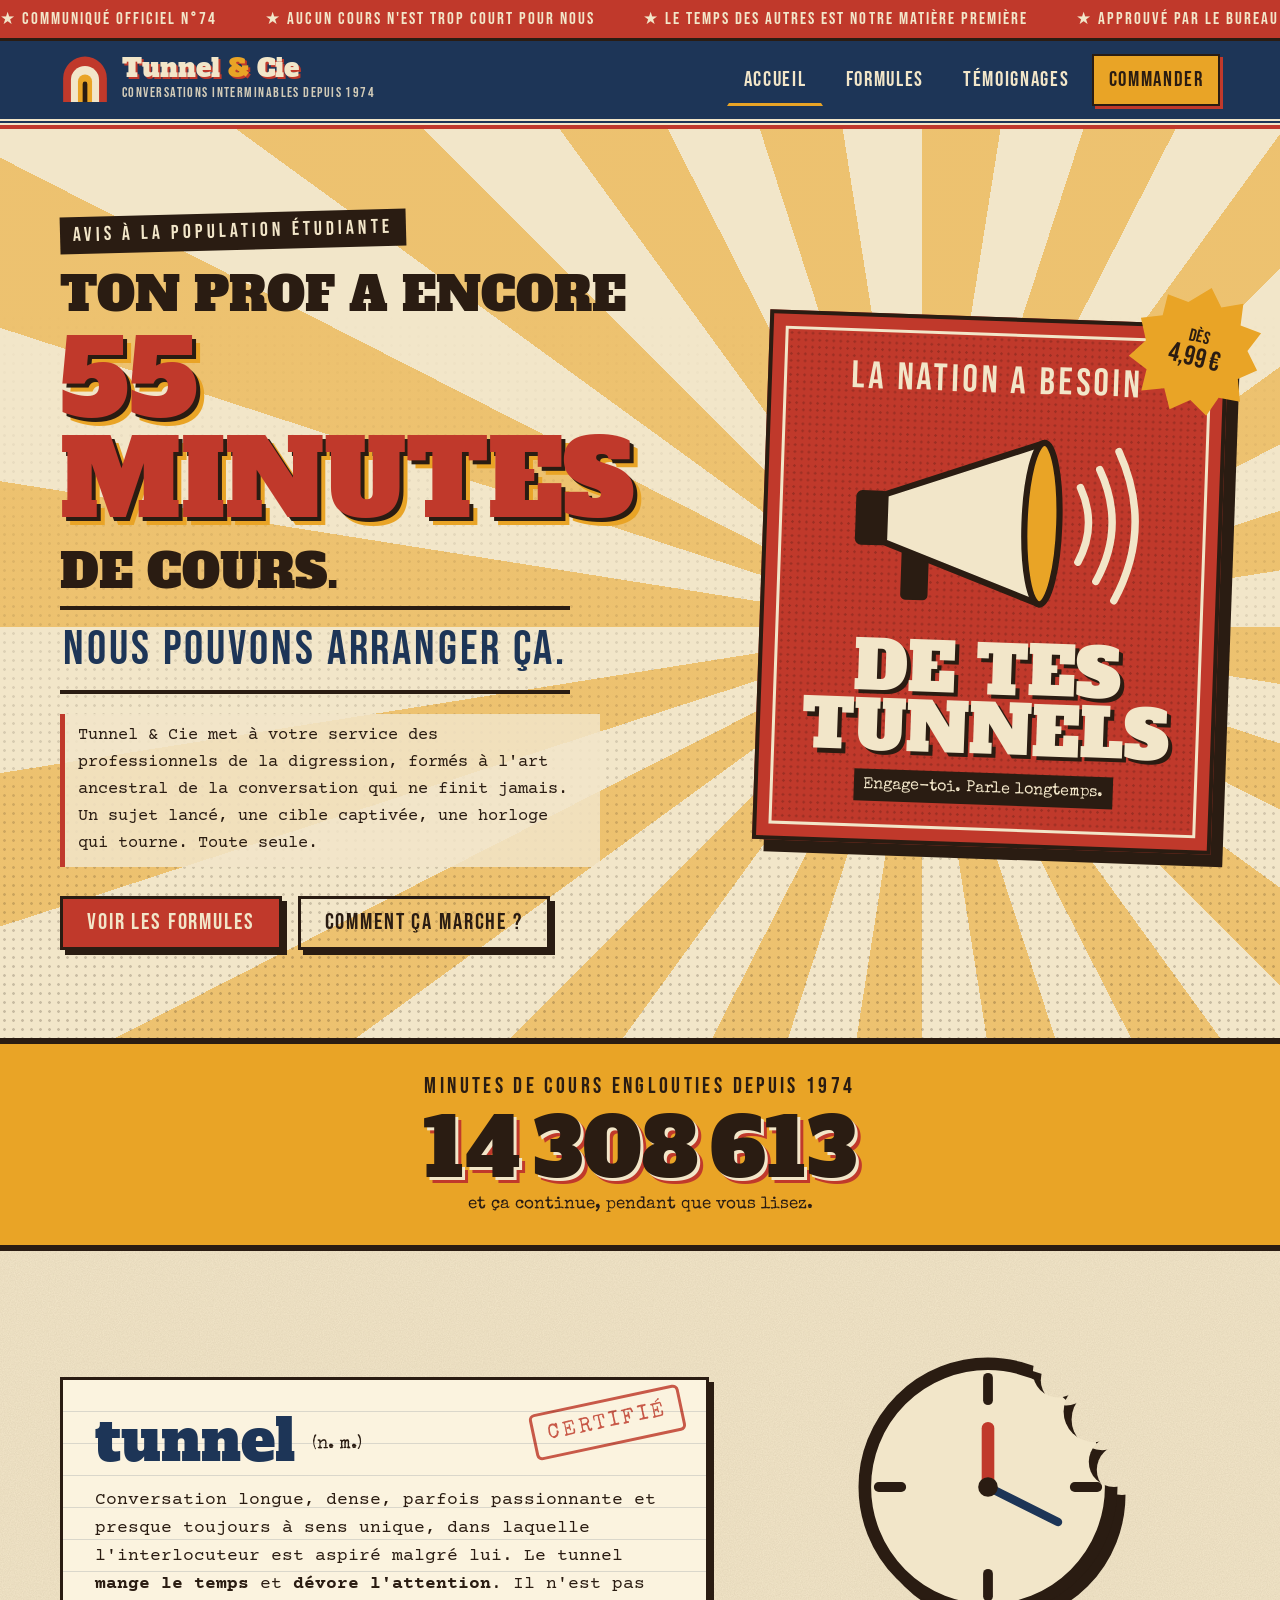
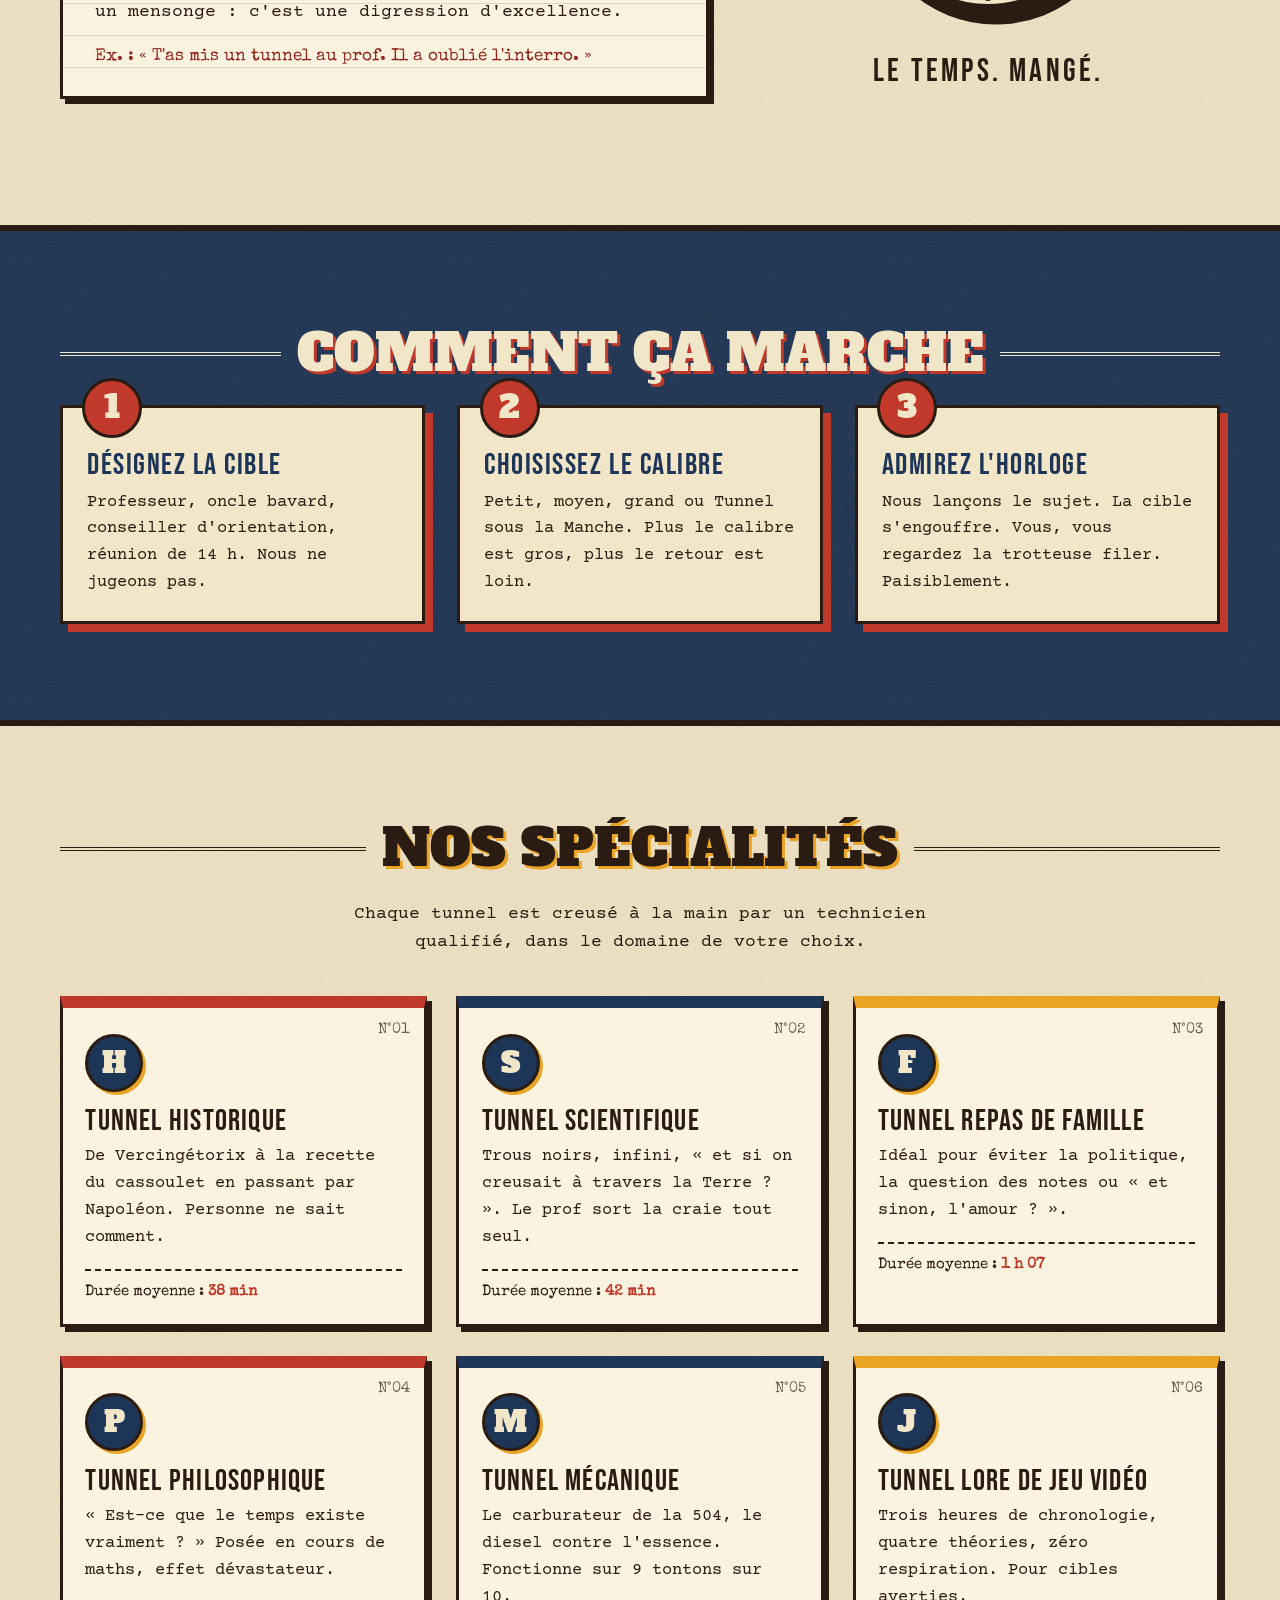
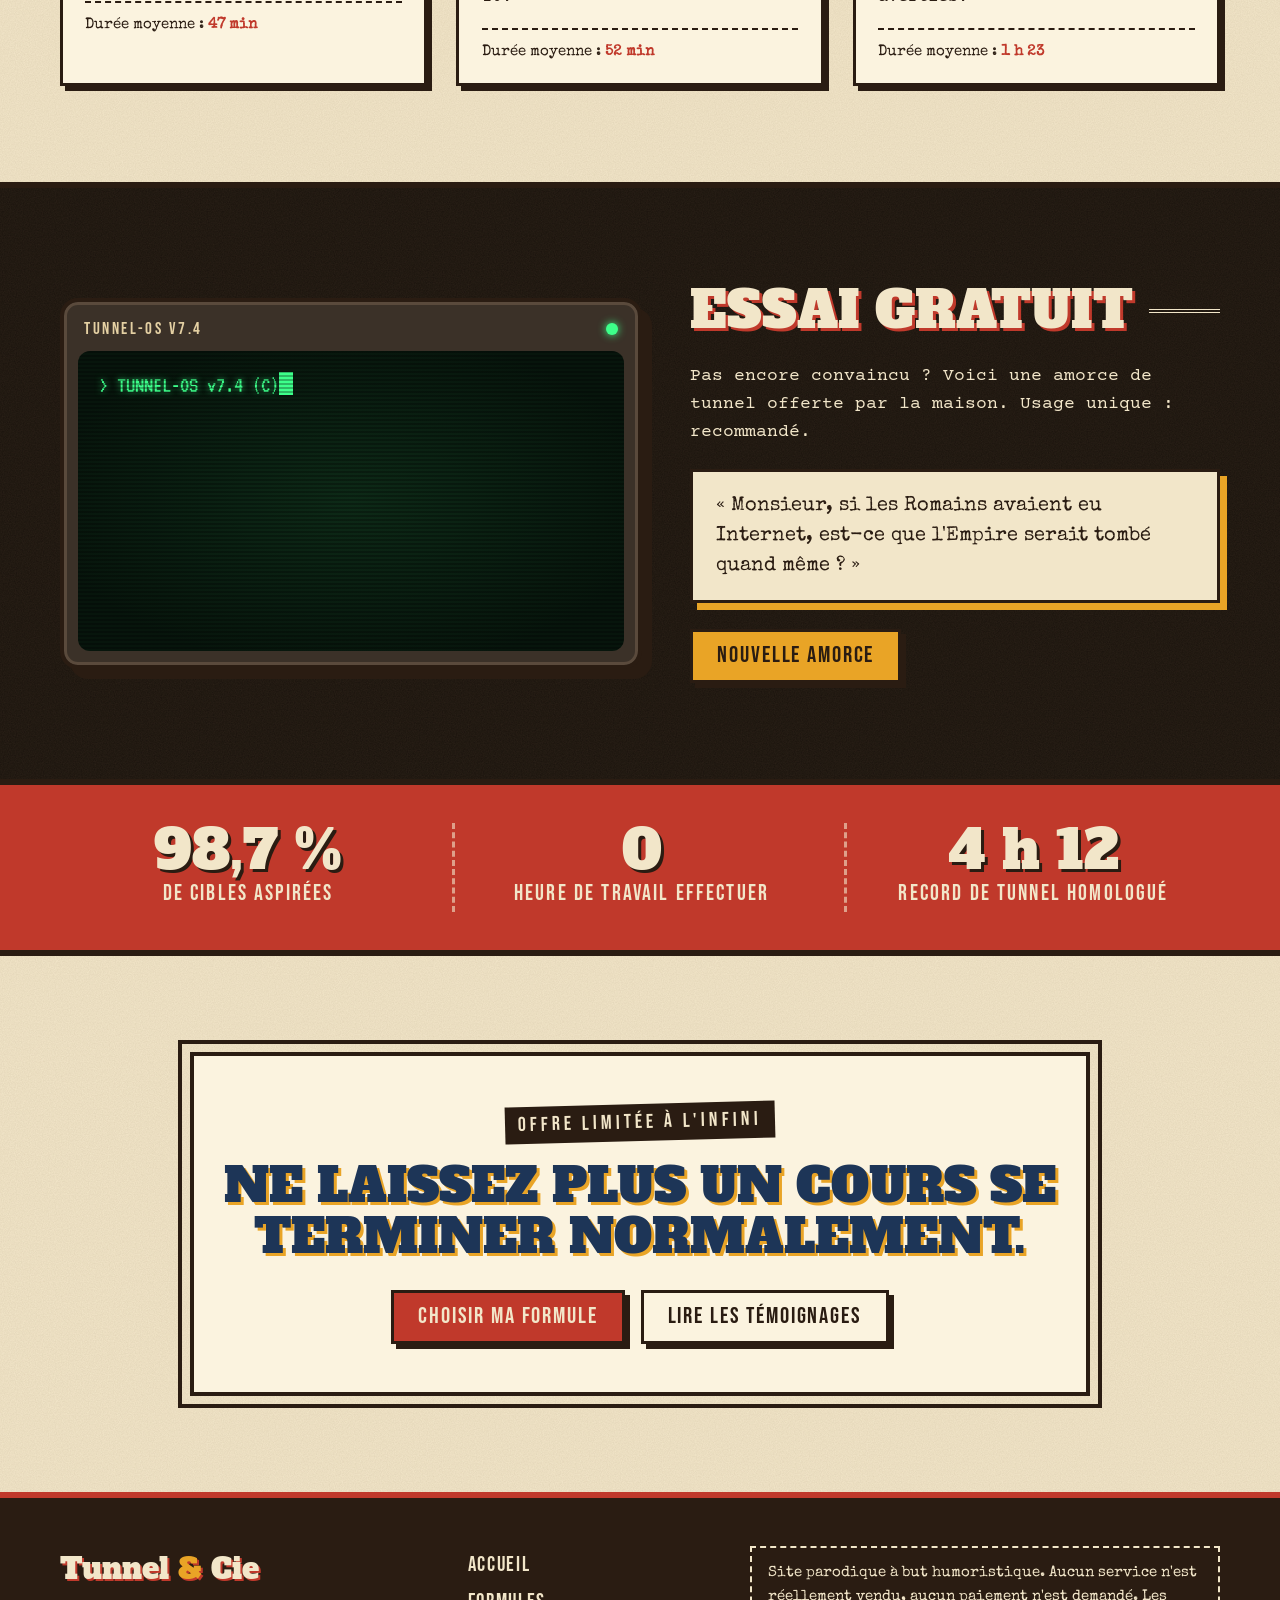
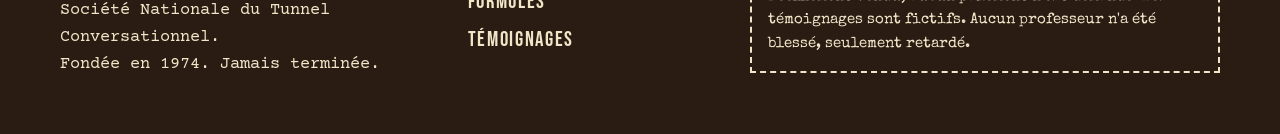
<file: index.html>
<!DOCTYPE html>
<html lang="fr">
<head>
  <meta charset="UTF-8">
  <meta name="viewport" content="width=device-width, initial-scale=1.0">
  <title>Tunnel & Cie — Fournisseur officiel de conversations interminables</title>
  <meta name="description" content="Tunnel & Cie : le service n°1 du tunnel conversationnel. Petit, moyen ou grand tunnel, historique, scientifique ou repas de famille. Site parodique.">
  <link rel="preconnect" href="https://fonts.googleapis.com">
  <link rel="preconnect" href="https://fonts.gstatic.com" crossorigin>
  <link href="https://fonts.googleapis.com/css2?family=Alfa+Slab+One&family=Bebas+Neue&family=Courier+Prime:wght@400;700&family=Special+Elite&family=VT323&display=swap" rel="stylesheet">
  <link rel="stylesheet" href="css/style.css">
</head>
<body data-page="accueil">

  <!-- ===== EN-TÊTE ===== -->
  <div class="topbar" aria-hidden="true">
    <div class="topbar-track">
      <span>★ COMMUNIQUÉ OFFICIEL N°74</span>
      <span>★ AUCUN COURS N'EST TROP COURT POUR NOUS</span>
      <span>★ LE TEMPS DES AUTRES EST NOTRE MATIÈRE PREMIÈRE</span>
      <span>★ APPROUVÉ PAR LE BUREAU NATIONAL DU TEMPS PERDU</span>
      <span>★ COMMUNIQUÉ OFFICIEL N°74</span>
      <span>★ AUCUN COURS N'EST TROP COURT POUR NOUS</span>
      <span>★ LE TEMPS DES AUTRES EST NOTRE MATIÈRE PREMIÈRE</span>
      <span>★ APPROUVÉ PAR LE BUREAU NATIONAL DU TEMPS PERDU</span>
    </div>
  </div>

  <header class="site-header">
    <nav class="nav container" aria-label="Navigation principale">
      <a href="index.html" class="brand" aria-label="Tunnel & Cie, accueil">
        <svg class="logo-mark" viewBox="0 0 64 64" aria-hidden="true">
          <path class="lm-1" d="M4 60 V30 A28 28 0 0 1 60 30 V60 Z"/>
          <path class="lm-2" d="M14 60 V32 A18 18 0 0 1 50 32 V60 Z"/>
          <path class="lm-3" d="M23 60 V34 A9 9 0 0 1 41 34 V60 Z"/>
          <path class="lm-4" d="M29 60 V37 A3 3 0 0 1 35 37 V60 Z"/>
        </svg>
        <span class="brand-text">
          <span class="brand-name">Tunnel <em>&amp;</em> Cie</span>
          <span class="brand-tag">Conversations interminables depuis 1974</span>
        </span>
      </a>
      <button class="nav-toggle" aria-expanded="false" aria-controls="nav-links">
        <span></span><span></span><span></span>
        <span class="sr-only">Menu</span>
      </button>
      <ul class="nav-links" id="nav-links">
        <li><a href="index.html" aria-current="page">Accueil</a></li>
        <li><a href="formules.html">Formules</a></li>
        <li><a href="temoignages.html">Témoignages</a></li>
        <li><a href="formules.html#configurateur" class="nav-cta">Commander</a></li>
      </ul>
    </nav>
  </header>

  <main>
    <!-- ===== HERO ===== -->
    <section class="hero sunburst">
      <div class="container hero-grid">
        <div class="hero-copy reveal">
          <p class="kicker">Avis à la population étudiante</p>
          <h1 class="hero-title">
            <span class="line">Ton prof a encore</span>
            <span class="line huge">55 minutes</span>
            <span class="line">de cours.</span>
          </h1>
          <p class="hero-sub">Nous pouvons arranger ça.</p>
          <p class="hero-text">
            Tunnel &amp; Cie met à votre service des professionnels de la digression,
            formés à l'art ancestral de la conversation qui ne finit jamais.
            Un sujet lancé, une cible captivée, une horloge qui tourne. Toute seule.
          </p>
          <div class="hero-actions">
            <a href="formules.html" class="btn btn-red">Voir les formules</a>
            <a href="#comment" class="btn btn-ghost">Comment ça marche ?</a>
          </div>
        </div>

        <aside class="poster reveal" aria-label="Affiche promotionnelle">
          <div class="poster-inner">
            <p class="poster-top">La nation a besoin</p>
            <svg class="megaphone" viewBox="0 0 240 180" aria-hidden="true">
              <path class="mg-waves" d="M190 60 Q205 90 190 120 M205 45 Q228 90 205 135 M220 30 Q250 90 220 150"/>
              <rect class="mg-handle" x="48" y="100" width="22" height="55" rx="4"/>
              <polygon class="mg-body" points="30,72 160,25 160,155 30,108"/>
              <ellipse class="mg-mouth" cx="160" cy="90" rx="14" ry="65"/>
              <rect class="mg-back" x="10" y="68" width="26" height="44" rx="5"/>
            </svg>
            <p class="poster-big">de tes<br>tunnels</p>
            <p class="poster-small">Engage-toi. Parle longtemps.</p>
          </div>
          <div class="starburst"><span>Dès<br><strong>4,99&nbsp;€</strong></span></div>
        </aside>
      </div>
    </section>

    <!-- ===== COMPTEUR ===== -->
    <section class="counter-band" aria-label="Compteur national">
      <div class="container counter-inner">
        <p class="counter-label">Minutes de cours englouties depuis 1974</p>
        <p class="counter-value" id="minutes-counter" aria-live="off">12 847 392</p>
        <p class="counter-note">et ça continue, pendant que vous lisez.</p>
      </div>
    </section>

    <!-- ===== DÉFINITION ===== -->
    <section class="section">
      <div class="container definition-grid">
        <div class="definition reveal">
          <p class="def-word">tunnel <span>(n. m.)</span></p>
          <p class="def-body">
            Conversation longue, dense, parfois passionnante et presque toujours
            à sens unique, dans laquelle l'interlocuteur est aspiré malgré lui.
            Le tunnel <strong>mange le temps</strong> et <strong>dévore l'attention</strong>.
            Il n'est pas un mensonge : c'est une digression d'excellence.
          </p>
          <p class="def-example">Ex. : « T'as mis un tunnel au prof. Il a oublié l'interro. »</p>
          <span class="stamp stamp-red">Certifié</span>
        </div>
        <div class="clock-wrap reveal">
          <svg class="bitten-clock" viewBox="0 0 200 200" aria-hidden="true">
            <defs>
              <mask id="bite">
                <rect width="200" height="200" fill="white"/>
                <circle cx="176" cy="46" r="22" fill="black"/>
                <circle cx="190" cy="82" r="18" fill="black"/>
                <circle cx="150" cy="18" r="18" fill="black"/>
              </mask>
            </defs>
            <g mask="url(#bite)">
              <circle class="ck-face" cx="100" cy="100" r="88"/>
              <g class="ck-ticks">
                <line x1="100" y1="22" x2="100" y2="38"/>
                <line x1="100" y1="162" x2="100" y2="178"/>
                <line x1="22" y1="100" x2="38" y2="100"/>
                <line x1="162" y1="100" x2="178" y2="100"/>
              </g>
              <line class="ck-hand ck-hour" x1="100" y1="100" x2="100" y2="58"/>
              <line class="ck-hand ck-min" x1="100" y1="100" x2="150" y2="125"/>
              <circle class="ck-center" cx="100" cy="100" r="7"/>
            </g>
          </svg>
          <p class="clock-caption">Le temps. Mangé.</p>
        </div>
      </div>
    </section>

    <!-- ===== COMMENT ÇA MARCHE ===== -->
    <section class="section section-navy" id="comment">
      <div class="container">
        <h2 class="section-title light"><span>Comment ça marche</span></h2>
        <ol class="steps">
          <li class="step reveal">
            <span class="step-num">1</span>
            <h3>Désignez la cible</h3>
            <p>Professeur, oncle bavard, conseiller d'orientation, réunion de 14 h. Nous ne jugeons pas.</p>
          </li>
          <li class="step reveal">
            <span class="step-num">2</span>
            <h3>Choisissez le calibre</h3>
            <p>Petit, moyen, grand ou Tunnel sous la Manche. Plus le calibre est gros, plus le retour est loin.</p>
          </li>
          <li class="step reveal">
            <span class="step-num">3</span>
            <h3>Admirez l'horloge</h3>
            <p>Nous lançons le sujet. La cible s'engouffre. Vous, vous regardez la trotteuse filer. Paisiblement.</p>
          </li>
        </ol>
      </div>
    </section>

    <!-- ===== DOMAINES ===== -->
    <section class="section" id="domaines">
      <div class="container">
        <h2 class="section-title"><span>Nos spécialités</span></h2>
        <p class="section-lead">Chaque tunnel est creusé à la main par un technicien qualifié, dans le domaine de votre choix.</p>
        <div class="domain-grid">
          <article class="domain-card reveal">
            <span class="domain-no">N°01</span>
            <span class="domain-mono">H</span>
            <h3>Tunnel historique</h3>
            <p>De Vercingétorix à la recette du cassoulet en passant par Napoléon. Personne ne sait comment.</p>
            <p class="domain-meta">Durée moyenne : <strong>38 min</strong></p>
          </article>
          <article class="domain-card reveal">
            <span class="domain-no">N°02</span>
            <span class="domain-mono">S</span>
            <h3>Tunnel scientifique</h3>
            <p>Trous noirs, infini, « et si on creusait à travers la Terre ? ». Le prof sort la craie tout seul.</p>
            <p class="domain-meta">Durée moyenne : <strong>42 min</strong></p>
          </article>
          <article class="domain-card reveal">
            <span class="domain-no">N°03</span>
            <span class="domain-mono">F</span>
            <h3>Tunnel repas de famille</h3>
            <p>Idéal pour éviter la politique, la question des notes ou « et sinon, l'amour ? ».</p>
            <p class="domain-meta">Durée moyenne : <strong>1 h 07</strong></p>
          </article>
          <article class="domain-card reveal">
            <span class="domain-no">N°04</span>
            <span class="domain-mono">P</span>
            <h3>Tunnel philosophique</h3>
            <p>« Est-ce que le temps existe vraiment ? » Posée en cours de maths, effet dévastateur.</p>
            <p class="domain-meta">Durée moyenne : <strong>47 min</strong></p>
          </article>
          <article class="domain-card reveal">
            <span class="domain-no">N°05</span>
            <span class="domain-mono">M</span>
            <h3>Tunnel mécanique</h3>
            <p>Le carburateur de la 504, le diesel contre l'essence. Fonctionne sur 9 tontons sur 10.</p>
            <p class="domain-meta">Durée moyenne : <strong>52 min</strong></p>
          </article>
          <article class="domain-card reveal">
            <span class="domain-no">N°06</span>
            <span class="domain-mono">J</span>
            <h3>Tunnel lore de jeu vidéo</h3>
            <p>Trois heures de chronologie, quatre théories, zéro respiration. Pour cibles averties.</p>
            <p class="domain-meta">Durée moyenne : <strong>1 h 23</strong></p>
          </article>
        </div>
      </div>
    </section>

    <!-- ===== TERMINAL ===== -->
    <section class="section section-dark" id="terminal">
      <div class="container terminal-grid">
        <div class="terminal reveal" role="img" aria-label="Terminal rétro qui analyse une cible de tunnel">
          <div class="terminal-head">
            <span>TUNNEL-OS v7.4</span>
            <span class="terminal-led"></span>
          </div>
          <pre class="terminal-screen" id="terminal-screen"></pre>
        </div>
        <div class="opener reveal">
          <h2 class="section-title light left"><span>Essai gratuit</span></h2>
          <p class="opener-text">Pas encore convaincu&nbsp;? Voici une amorce de tunnel offerte par la maison. Usage unique&nbsp;: recommandé.</p>
          <blockquote class="opener-quote" id="opener-quote">« Monsieur, si les Romains avaient eu Internet, est-ce que l'Empire serait tombé quand même ? »</blockquote>
          <button class="btn btn-mustard" id="opener-btn" type="button">Nouvelle amorce</button>
        </div>
      </div>
    </section>

    <!-- ===== STATS ===== -->
    <section class="stats-band">
      <div class="container stats">
        <div class="stat"><strong>98,7&nbsp;%</strong><span>de cibles aspirées</span></div>
        <div class="stat"><strong>0</strong><span>heure de travail effectuer</span></div>
        <div class="stat"><strong>4&nbsp;h&nbsp;12</strong><span>record de tunnel homologué</span></div>
      </div>
    </section>

    <!-- ===== CTA ===== -->
    <section class="section cta-section">
      <div class="container cta-box reveal">
        <p class="kicker">Offre limitée à l'infini</p>
        <h2 class="cta-title">Ne laissez plus un cours se terminer normalement.</h2>
        <div class="hero-actions center">
          <a href="formules.html" class="btn btn-red">Choisir ma formule</a>
          <a href="temoignages.html" class="btn btn-ghost">Lire les témoignages</a>
        </div>
      </div>
    </section>
  </main>

  <!-- ===== PIED DE PAGE ===== -->
  <footer class="site-footer">
    <div class="container footer-grid">
      <div>
        <p class="footer-brand">Tunnel <em>&amp;</em> Cie</p>
        <p>Société Nationale du Tunnel Conversationnel.<br>Fondée en 1974. Jamais terminée.</p>
      </div>
      <ul class="footer-links">
        <li><a href="index.html">Accueil</a></li>
        <li><a href="formules.html">Formules</a></li>
        <li><a href="temoignages.html">Témoignages</a></li>
      </ul>
      <p class="footer-disclaimer">
        Site parodique à but humoristique. Aucun service n'est réellement vendu,
        aucun paiement n'est demandé. Les témoignages sont fictifs.
        Aucun professeur n'a été blessé, seulement retardé.
      </p>
    </div>
  </footer>

  <script src="js/main.js" defer></script>
</body>
</html>
</file>
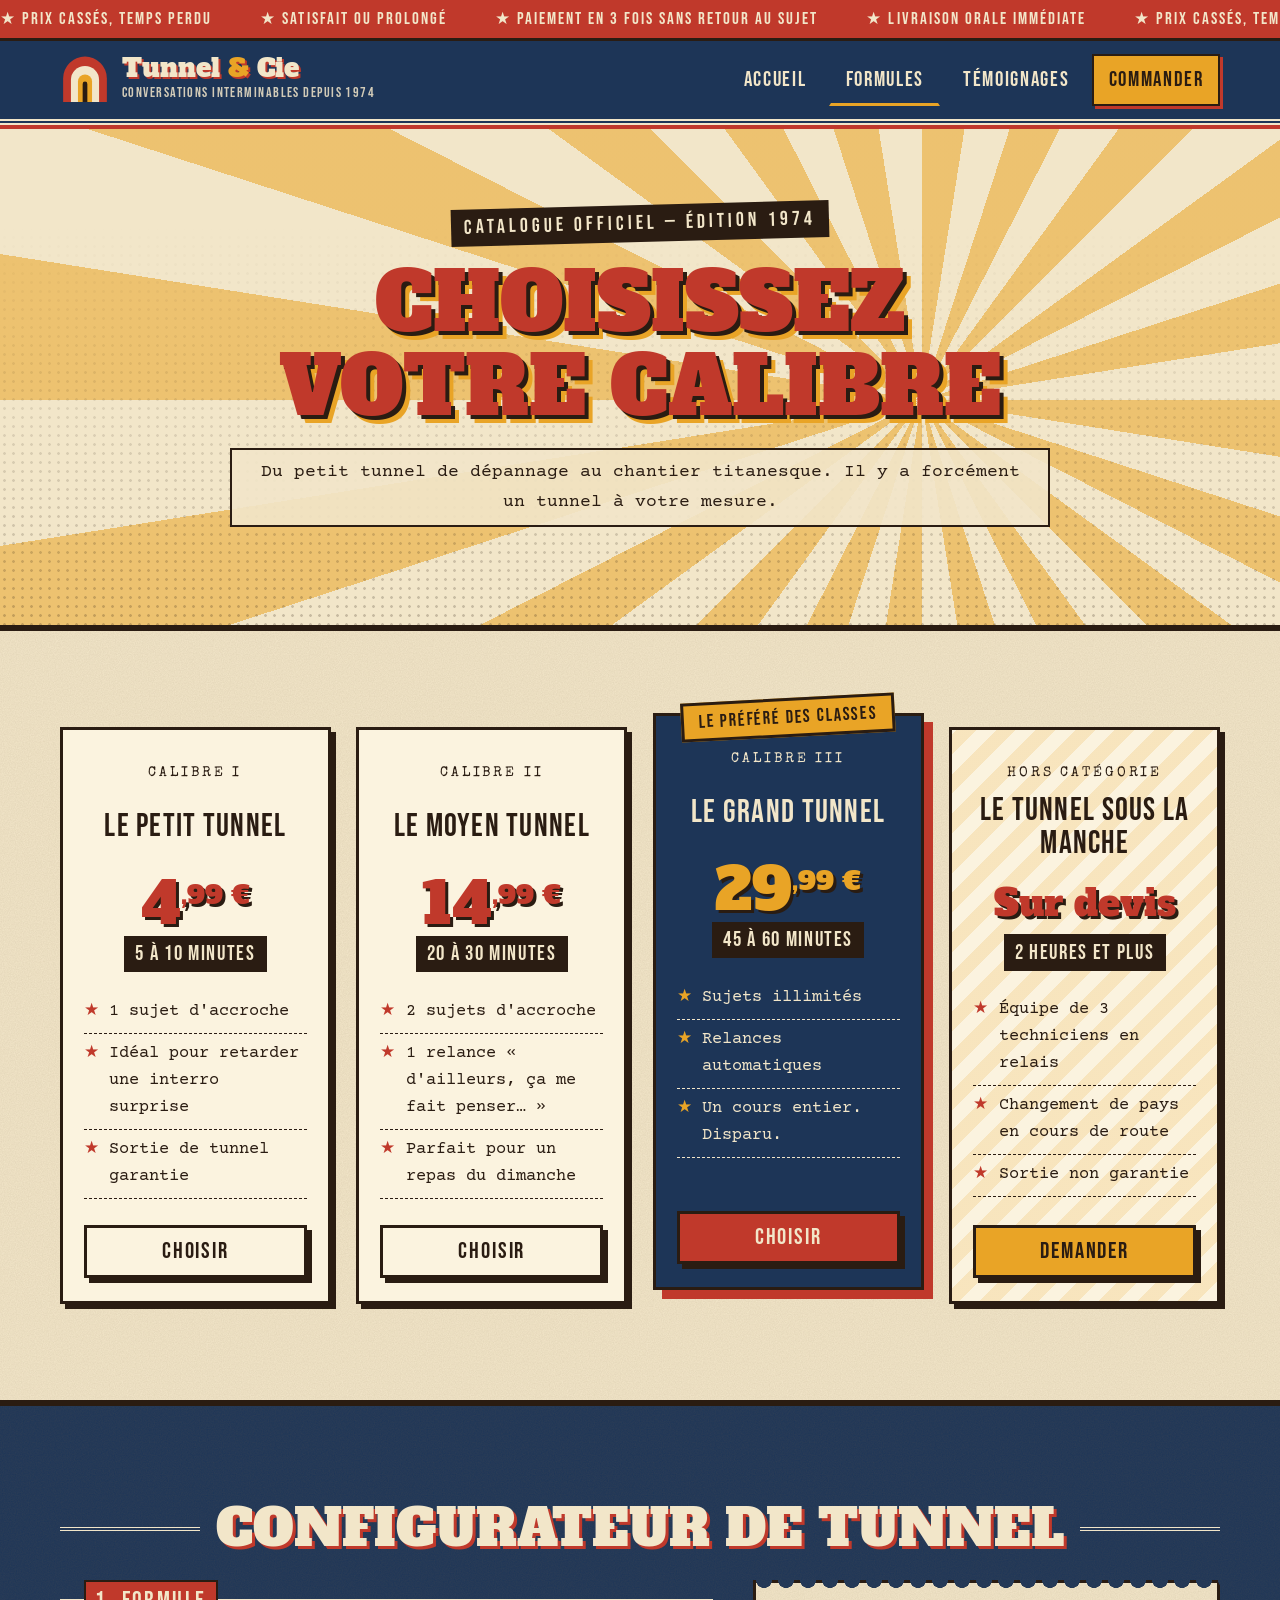
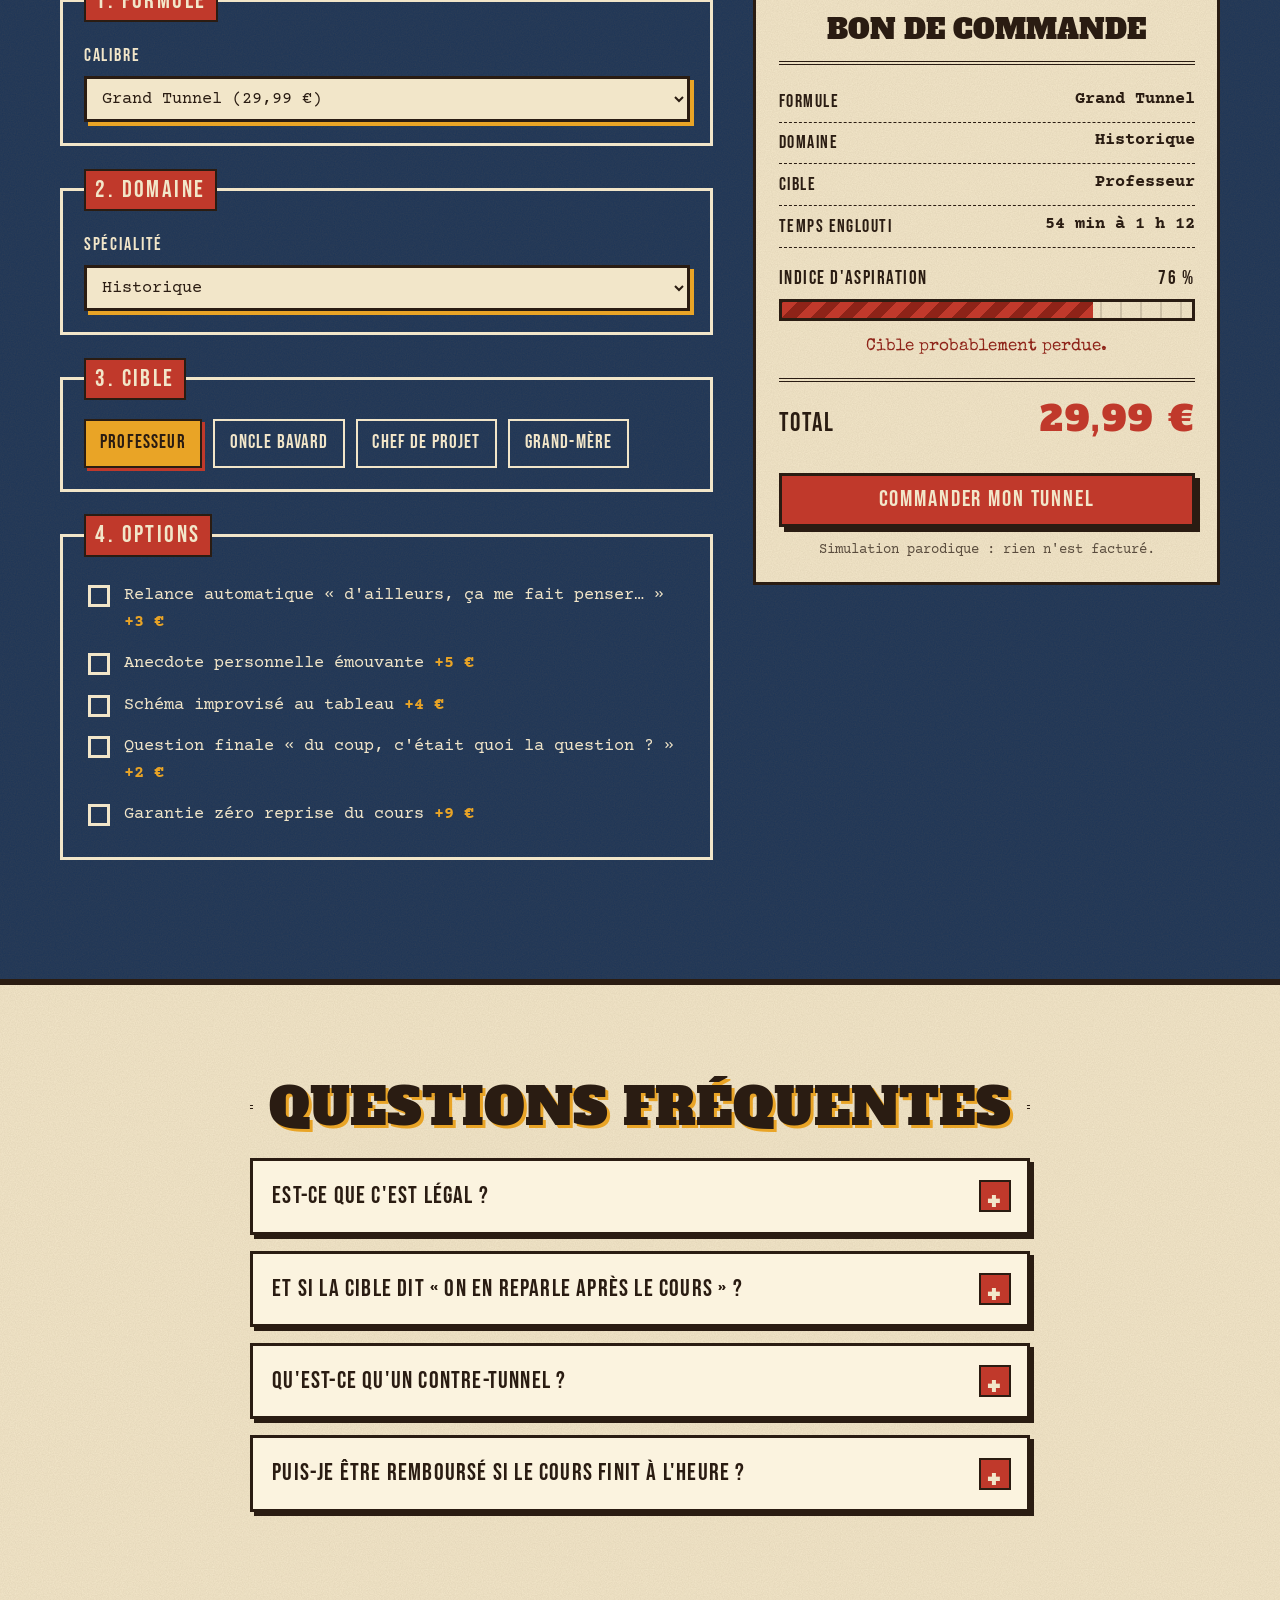
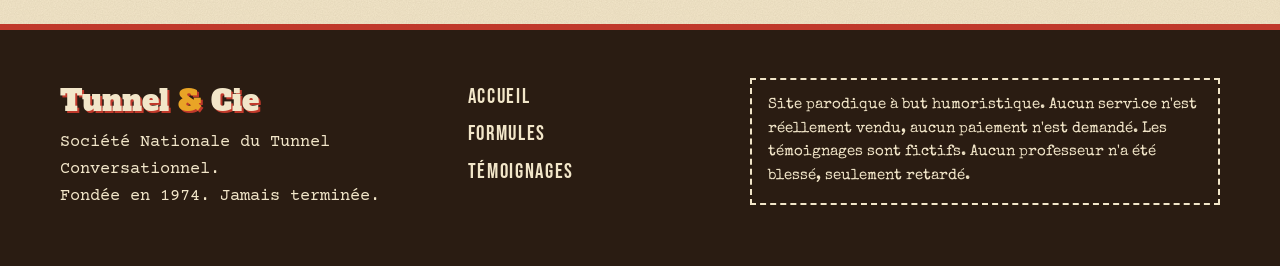
<file: formules.html>
<!DOCTYPE html>
<html lang="fr">
<head>
  <meta charset="UTF-8">
  <meta name="viewport" content="width=device-width, initial-scale=1.0">
  <title>Formules — Tunnel & Cie</title>
  <meta name="description" content="Petit tunnel, moyen tunnel, grand tunnel ou Tunnel sous la Manche : choisissez votre calibre. Site parodique.">
  <link rel="preconnect" href="https://fonts.googleapis.com">
  <link rel="preconnect" href="https://fonts.gstatic.com" crossorigin>
  <link href="https://fonts.googleapis.com/css2?family=Alfa+Slab+One&family=Bebas+Neue&family=Courier+Prime:wght@400;700&family=Special+Elite&family=VT323&display=swap" rel="stylesheet">
  <link rel="stylesheet" href="css/style.css">
</head>
<body data-page="formules">

  <div class="topbar" aria-hidden="true">
    <div class="topbar-track">
      <span>★ PRIX CASSÉS, TEMPS PERDU</span>
      <span>★ SATISFAIT OU PROLONGÉ</span>
      <span>★ PAIEMENT EN 3 FOIS SANS RETOUR AU SUJET</span>
      <span>★ LIVRAISON ORALE IMMÉDIATE</span>
      <span>★ PRIX CASSÉS, TEMPS PERDU</span>
      <span>★ SATISFAIT OU PROLONGÉ</span>
      <span>★ PAIEMENT EN 3 FOIS SANS RETOUR AU SUJET</span>
      <span>★ LIVRAISON ORALE IMMÉDIATE</span>
    </div>
  </div>

  <header class="site-header">
    <nav class="nav container" aria-label="Navigation principale">
      <a href="index.html" class="brand" aria-label="Tunnel & Cie, accueil">
        <svg class="logo-mark" viewBox="0 0 64 64" aria-hidden="true">
          <path class="lm-1" d="M4 60 V30 A28 28 0 0 1 60 30 V60 Z"/>
          <path class="lm-2" d="M14 60 V32 A18 18 0 0 1 50 32 V60 Z"/>
          <path class="lm-3" d="M23 60 V34 A9 9 0 0 1 41 34 V60 Z"/>
          <path class="lm-4" d="M29 60 V37 A3 3 0 0 1 35 37 V60 Z"/>
        </svg>
        <span class="brand-text">
          <span class="brand-name">Tunnel <em>&amp;</em> Cie</span>
          <span class="brand-tag">Conversations interminables depuis 1974</span>
        </span>
      </a>
      <button class="nav-toggle" aria-expanded="false" aria-controls="nav-links">
        <span></span><span></span><span></span>
        <span class="sr-only">Menu</span>
      </button>
      <ul class="nav-links" id="nav-links">
        <li><a href="index.html">Accueil</a></li>
        <li><a href="formules.html" aria-current="page">Formules</a></li>
        <li><a href="temoignages.html">Témoignages</a></li>
        <li><a href="#configurateur" class="nav-cta">Commander</a></li>
      </ul>
    </nav>
  </header>

  <main>
    <section class="page-hero sunburst">
      <div class="container page-hero-inner reveal">
        <p class="kicker">Catalogue officiel — Édition 1974</p>
        <h1 class="page-title">Choisissez votre calibre</h1>
        <p class="page-sub">Du petit tunnel de dépannage au chantier titanesque. Il y a forcément un tunnel à votre mesure.</p>
      </div>
    </section>

    <!-- ===== CARTES TARIFS ===== -->
    <section class="section">
      <div class="container pricing-grid">
        <article class="price-card reveal">
          <p class="price-label">Calibre I</p>
          <h2 class="price-name">Le Petit Tunnel</h2>
          <p class="price-amount">4<span>,99&nbsp;€</span></p>
          <p class="price-duration">5 à 10 minutes</p>
          <ul class="price-features">
            <li>1 sujet d'accroche</li>
            <li>Idéal pour retarder une interro surprise</li>
            <li>Sortie de tunnel garantie</li>
          </ul>
          <a href="?formule=petit#configurateur" class="btn btn-ghost btn-block" data-formule="petit">Choisir</a>
        </article>

        <article class="price-card reveal">
          <p class="price-label">Calibre II</p>
          <h2 class="price-name">Le Moyen Tunnel</h2>
          <p class="price-amount">14<span>,99&nbsp;€</span></p>
          <p class="price-duration">20 à 30 minutes</p>
          <ul class="price-features">
            <li>2 sujets d'accroche</li>
            <li>1 relance « d'ailleurs, ça me fait penser… »</li>
            <li>Parfait pour un repas du dimanche</li>
          </ul>
          <a href="?formule=moyen#configurateur" class="btn btn-ghost btn-block" data-formule="moyen">Choisir</a>
        </article>

        <article class="price-card featured reveal">
          <span class="ribbon">Le préféré des classes</span>
          <p class="price-label">Calibre III</p>
          <h2 class="price-name">Le Grand Tunnel</h2>
          <p class="price-amount">29<span>,99&nbsp;€</span></p>
          <p class="price-duration">45 à 60 minutes</p>
          <ul class="price-features">
            <li>Sujets illimités</li>
            <li>Relances automatiques</li>
            <li>Un cours entier. Disparu.</li>
          </ul>
          <a href="?formule=grand#configurateur" class="btn btn-red btn-block" data-formule="grand">Choisir</a>
        </article>

        <article class="price-card prestige reveal">
          <p class="price-label">Hors catégorie</p>
          <h2 class="price-name">Le Tunnel sous la Manche</h2>
          <p class="price-amount small">Sur devis</p>
          <p class="price-duration">2 heures et plus</p>
          <ul class="price-features">
            <li>Équipe de 3 techniciens en relais</li>
            <li>Changement de pays en cours de route</li>
            <li>Sortie non garantie</li>
          </ul>
          <a href="?formule=manche#configurateur" class="btn btn-mustard btn-block" data-formule="manche">Demander</a>
        </article>
      </div>
    </section>

    <!-- ===== CONFIGURATEUR ===== -->
    <section class="section section-navy" id="configurateur">
      <div class="container">
        <h2 class="section-title light"><span>Configurateur de tunnel</span></h2>
        <div class="config-grid">
          <form class="config-form" id="config-form" novalidate>
            <fieldset>
              <legend>1. Formule</legend>
              <label class="field">
                <span>Calibre</span>
                <select name="formule" id="cfg-formule">
                  <option value="petit">Petit Tunnel (4,99 €)</option>
                  <option value="moyen">Moyen Tunnel (14,99 €)</option>
                  <option value="grand" selected>Grand Tunnel (29,99 €)</option>
                  <option value="manche">Tunnel sous la Manche (à partir de 89,99 €)</option>
                </select>
              </label>
            </fieldset>

            <fieldset>
              <legend>2. Domaine</legend>
              <label class="field">
                <span>Spécialité</span>
                <select name="domaine" id="cfg-domaine">
                  <option value="historique">Historique</option>
                  <option value="scientifique">Scientifique</option>
                  <option value="famille">Repas de famille</option>
                  <option value="philo">Philosophique</option>
                  <option value="meca">Mécanique</option>
                  <option value="lore">Lore de jeu vidéo</option>
                </select>
              </label>
            </fieldset>

            <fieldset>
              <legend>3. Cible</legend>
              <div class="radio-row" role="radiogroup">
                <label class="chip"><input type="radio" name="cible" value="prof" checked><span>Professeur</span></label>
                <label class="chip"><input type="radio" name="cible" value="oncle"><span>Oncle bavard</span></label>
                <label class="chip"><input type="radio" name="cible" value="chef"><span>Chef de projet</span></label>
                <label class="chip"><input type="radio" name="cible" value="mamie"><span>Grand-mère</span></label>
              </div>
            </fieldset>

            <fieldset>
              <legend>4. Options</legend>
              <label class="check"><input type="checkbox" name="option" value="relance"><span>Relance automatique « d'ailleurs, ça me fait penser… » <em>+3 €</em></span></label>
              <label class="check"><input type="checkbox" name="option" value="anecdote"><span>Anecdote personnelle émouvante <em>+5 €</em></span></label>
              <label class="check"><input type="checkbox" name="option" value="tableau"><span>Schéma improvisé au tableau <em>+4 €</em></span></label>
              <label class="check"><input type="checkbox" name="option" value="question"><span>Question finale « du coup, c'était quoi la question ? » <em>+2 €</em></span></label>
              <label class="check"><input type="checkbox" name="option" value="garantie"><span>Garantie zéro reprise du cours <em>+9 €</em></span></label>
            </fieldset>
          </form>

          <aside class="ticket" aria-live="polite">
            <p class="ticket-head">Bon de commande</p>
            <dl class="ticket-lines">
              <div><dt>Formule</dt><dd id="out-formule">Grand Tunnel</dd></div>
              <div><dt>Domaine</dt><dd id="out-domaine">Historique</dd></div>
              <div><dt>Cible</dt><dd id="out-cible">Professeur</dd></div>
              <div><dt>Temps englouti</dt><dd id="out-temps">54 à 72 min</dd></div>
            </dl>
            <p class="gauge-label">Indice d'aspiration <span id="out-indice">78 %</span></p>
            <div class="gauge"><div class="gauge-fill" id="gauge-fill" style="width:78%"></div></div>
            <p class="ticket-verdict" id="out-verdict">Cible probablement perdue.</p>
            <p class="ticket-total">Total <strong id="out-total">29,99 €</strong></p>
            <button class="btn btn-red btn-block" type="submit" form="config-form">Commander mon tunnel</button>
            <p class="ticket-note">Simulation parodique : rien n'est facturé.</p>
          </aside>
        </div>
      </div>
    </section>

    <!-- ===== FAQ ===== -->
    <section class="section">
      <div class="container narrow">
        <h2 class="section-title"><span>Questions fréquentes</span></h2>
        <div class="faq">
          <details class="reveal">
            <summary>Est-ce que c'est légal ?</summary>
            <p>Parler, oui. Parler longtemps, aussi. Parler très longtemps de l'histoire du carburateur, c'est même un droit fondamental selon notre service juridique (qui est aussi notre service tunnel).</p>
          </details>
          <details class="reveal">
            <summary>Et si la cible dit « on en reparle après le cours » ?</summary>
            <p>C'est ce qu'on appelle un bouchon. Nos techniciens sont formés au déblocage par relance : « Oui, mais juste un dernier truc… ». Taux de réussite : 91 %.</p>
          </details>
          <details class="reveal">
            <summary>Qu'est-ce qu'un contre-tunnel ?</summary>
            <p>Lorsque la cible se met à tunneler en retour. Phénomène rare, souvent observé chez les professeurs d'histoire et les grands-mères. Dans ce cas, nous déclinons toute responsabilité sur l'heure de sortie.</p>
          </details>
          <details class="reveal">
            <summary>Puis-je être remboursé si le cours finit à l'heure ?</summary>
            <p>Cela n'est jamais arrivé. Si cela arrivait, nous creuserions un second tunnel gratuitement, sous le premier.</p>
          </details>
        </div>
      </div>
    </section>
  </main>

  <!-- ===== MODALE COMMANDE ===== -->
  <dialog class="modal" id="order-modal" aria-labelledby="modal-title">
    <div class="modal-inner">
      <span class="stamp stamp-red modal-stamp">Approuvé</span>
      <p class="kicker">Commande n° <span id="order-number">TNL-0000</span></p>
      <h2 id="modal-title" class="modal-title">Tunnel en cours de creusement</h2>
      <p id="order-summary" class="modal-text"></p>
      <p class="modal-fine">Ceci est un site parodique : aucune commande n'a été passée et aucun paiement n'est demandé. Vous pouvez quand même essayer le tunnel tout seul, gratuitement.</p>
      <button class="btn btn-mustard" type="button" id="modal-close">Retour à la surface</button>
    </div>
  </dialog>

  <footer class="site-footer">
    <div class="container footer-grid">
      <div>
        <p class="footer-brand">Tunnel <em>&amp;</em> Cie</p>
        <p>Société Nationale du Tunnel Conversationnel.<br>Fondée en 1974. Jamais terminée.</p>
      </div>
      <ul class="footer-links">
        <li><a href="index.html">Accueil</a></li>
        <li><a href="formules.html">Formules</a></li>
        <li><a href="temoignages.html">Témoignages</a></li>
      </ul>
      <p class="footer-disclaimer">
        Site parodique à but humoristique. Aucun service n'est réellement vendu,
        aucun paiement n'est demandé. Les témoignages sont fictifs.
        Aucun professeur n'a été blessé, seulement retardé.
      </p>
    </div>
  </footer>

  <script src="js/main.js" defer></script>
</body>
</html>
</file>
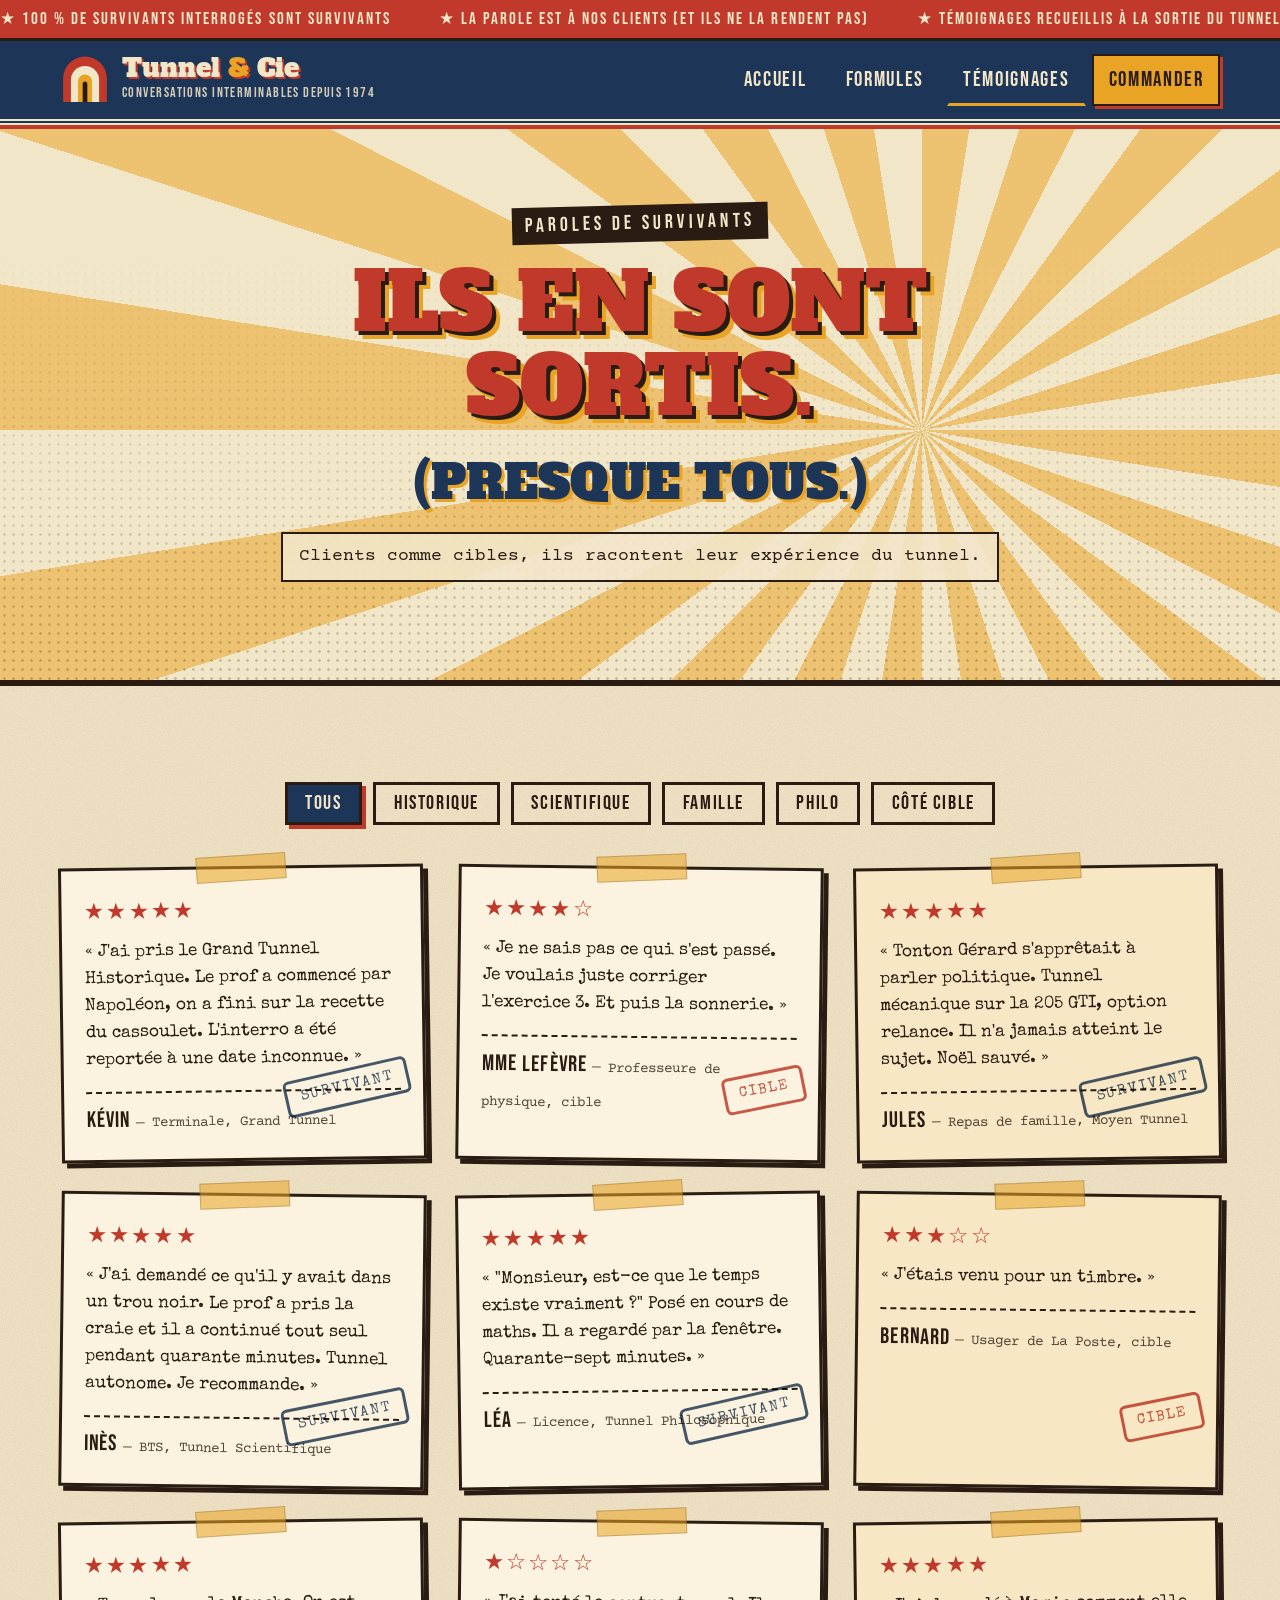
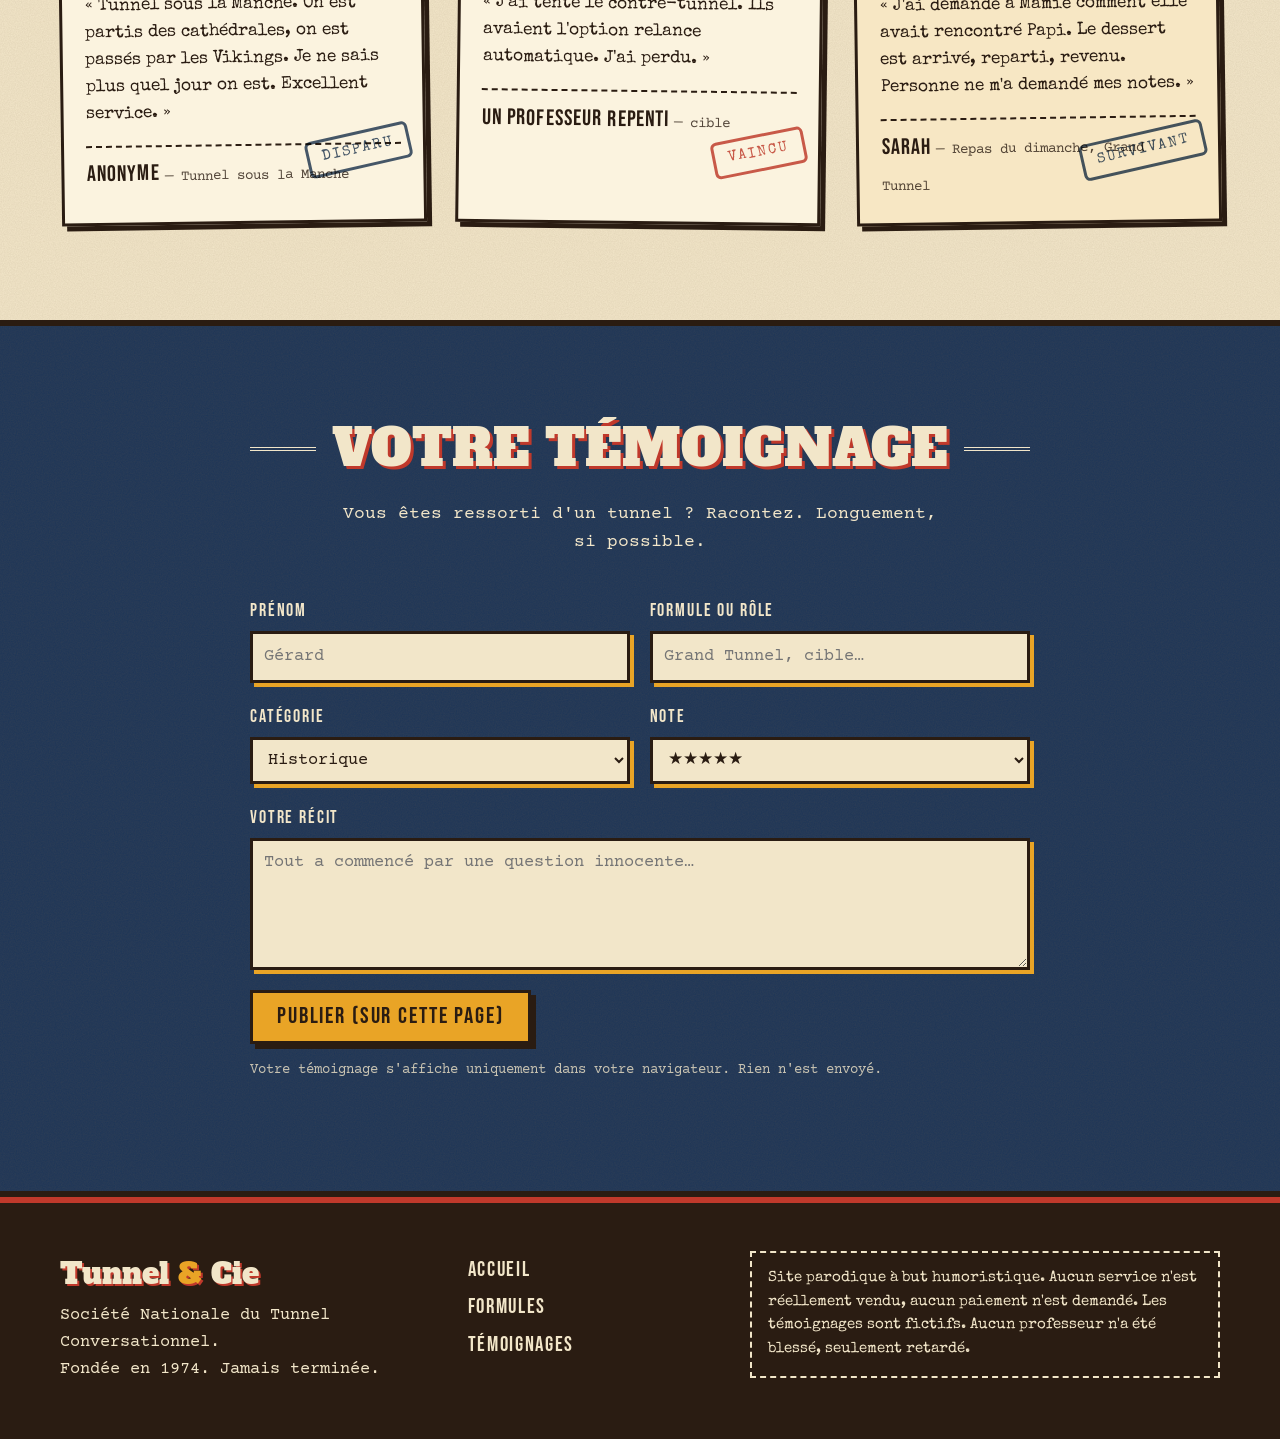
<file: temoignages.html>
<!DOCTYPE html>
<html lang="fr">
<head>
  <meta charset="UTF-8">
  <meta name="viewport" content="width=device-width, initial-scale=1.0">
  <title>Témoignages — Tunnel & Cie</title>
  <meta name="description" content="Ils sont entrés dans un tunnel. Ils en sont sortis (presque tous). Témoignages fictifs, site parodique.">
  <link rel="preconnect" href="https://fonts.googleapis.com">
  <link rel="preconnect" href="https://fonts.gstatic.com" crossorigin>
  <link href="https://fonts.googleapis.com/css2?family=Alfa+Slab+One&family=Bebas+Neue&family=Courier+Prime:wght@400;700&family=Special+Elite&family=VT323&display=swap" rel="stylesheet">
  <link rel="stylesheet" href="css/style.css">
</head>
<body data-page="temoignages">

  <div class="topbar" aria-hidden="true">
    <div class="topbar-track">
      <span>★ 100 % DE SURVIVANTS INTERROGÉS SONT SURVIVANTS</span>
      <span>★ LA PAROLE EST À NOS CLIENTS (ET ILS NE LA RENDENT PAS)</span>
      <span>★ TÉMOIGNAGES RECUEILLIS À LA SORTIE DU TUNNEL</span>
      <span>★ 100 % DE SURVIVANTS INTERROGÉS SONT SURVIVANTS</span>
      <span>★ LA PAROLE EST À NOS CLIENTS (ET ILS NE LA RENDENT PAS)</span>
      <span>★ TÉMOIGNAGES RECUEILLIS À LA SORTIE DU TUNNEL</span>
    </div>
  </div>

  <header class="site-header">
    <nav class="nav container" aria-label="Navigation principale">
      <a href="index.html" class="brand" aria-label="Tunnel & Cie, accueil">
        <svg class="logo-mark" viewBox="0 0 64 64" aria-hidden="true">
          <path class="lm-1" d="M4 60 V30 A28 28 0 0 1 60 30 V60 Z"/>
          <path class="lm-2" d="M14 60 V32 A18 18 0 0 1 50 32 V60 Z"/>
          <path class="lm-3" d="M23 60 V34 A9 9 0 0 1 41 34 V60 Z"/>
          <path class="lm-4" d="M29 60 V37 A3 3 0 0 1 35 37 V60 Z"/>
        </svg>
        <span class="brand-text">
          <span class="brand-name">Tunnel <em>&amp;</em> Cie</span>
          <span class="brand-tag">Conversations interminables depuis 1974</span>
        </span>
      </a>
      <button class="nav-toggle" aria-expanded="false" aria-controls="nav-links">
        <span></span><span></span><span></span>
        <span class="sr-only">Menu</span>
      </button>
      <ul class="nav-links" id="nav-links">
        <li><a href="index.html">Accueil</a></li>
        <li><a href="formules.html">Formules</a></li>
        <li><a href="temoignages.html" aria-current="page">Témoignages</a></li>
        <li><a href="formules.html#configurateur" class="nav-cta">Commander</a></li>
      </ul>
    </nav>
  </header>

  <main>
    <section class="page-hero sunburst">
      <div class="container page-hero-inner reveal">
        <p class="kicker">Paroles de survivants</p>
        <h1 class="page-title">Ils en sont sortis.<br><span class="accent">(Presque tous.)</span></h1>
        <p class="page-sub">Clients comme cibles, ils racontent leur expérience du tunnel.</p>
      </div>
    </section>

    <section class="section">
      <div class="container">
        <div class="filters" role="group" aria-label="Filtrer les témoignages">
          <button class="filter-btn is-active" data-filter="all" type="button">Tous</button>
          <button class="filter-btn" data-filter="historique" type="button">Historique</button>
          <button class="filter-btn" data-filter="scientifique" type="button">Scientifique</button>
          <button class="filter-btn" data-filter="famille" type="button">Famille</button>
          <button class="filter-btn" data-filter="philo" type="button">Philo</button>
          <button class="filter-btn" data-filter="cible" type="button">Côté cible</button>
        </div>

        <div class="testi-grid" id="testi-grid">
          <article class="testi reveal" data-cat="historique">
            <p class="testi-stars" aria-label="5 étoiles sur 5">★★★★★</p>
            <p class="testi-text">« J'ai pris le Grand Tunnel Historique. Le prof a commencé par Napoléon, on a fini sur la recette du cassoulet. L'interro a été reportée à une date inconnue. »</p>
            <p class="testi-author">Kévin <span>— Terminale, Grand Tunnel</span></p>
            <span class="stamp stamp-blue">Survivant</span>
          </article>

          <article class="testi reveal" data-cat="cible">
            <p class="testi-stars" aria-label="4 étoiles sur 5">★★★★☆</p>
            <p class="testi-text">« Je ne sais pas ce qui s'est passé. Je voulais juste corriger l'exercice 3. Et puis la sonnerie. »</p>
            <p class="testi-author">Mme Lefèvre <span>— Professeure de physique, cible</span></p>
            <span class="stamp stamp-red">Cible</span>
          </article>

          <article class="testi reveal" data-cat="famille">
            <p class="testi-stars" aria-label="5 étoiles sur 5">★★★★★</p>
            <p class="testi-text">« Tonton Gérard s'apprêtait à parler politique. Tunnel mécanique sur la 205 GTI, option relance. Il n'a jamais atteint le sujet. Noël sauvé. »</p>
            <p class="testi-author">Jules <span>— Repas de famille, Moyen Tunnel</span></p>
            <span class="stamp stamp-blue">Survivant</span>
          </article>

          <article class="testi reveal" data-cat="scientifique">
            <p class="testi-stars" aria-label="5 étoiles sur 5">★★★★★</p>
            <p class="testi-text">« J'ai demandé ce qu'il y avait dans un trou noir. Le prof a pris la craie et il a continué tout seul pendant quarante minutes. Tunnel autonome. Je recommande. »</p>
            <p class="testi-author">Inès <span>— BTS, Tunnel Scientifique</span></p>
            <span class="stamp stamp-blue">Survivant</span>
          </article>

          <article class="testi reveal" data-cat="philo">
            <p class="testi-stars" aria-label="5 étoiles sur 5">★★★★★</p>
            <p class="testi-text">« "Monsieur, est-ce que le temps existe vraiment ?" Posé en cours de maths. Il a regardé par la fenêtre. Quarante-sept minutes. »</p>
            <p class="testi-author">Léa <span>— Licence, Tunnel Philosophique</span></p>
            <span class="stamp stamp-blue">Survivant</span>
          </article>

          <article class="testi reveal" data-cat="cible">
            <p class="testi-stars" aria-label="3 étoiles sur 5">★★★☆☆</p>
            <p class="testi-text">« J'étais venu pour un timbre. »</p>
            <p class="testi-author">Bernard <span>— Usager de La Poste, cible</span></p>
            <span class="stamp stamp-red">Cible</span>
          </article>

          <article class="testi reveal" data-cat="historique">
            <p class="testi-stars" aria-label="5 étoiles sur 5">★★★★★</p>
            <p class="testi-text">« Tunnel sous la Manche. On est partis des cathédrales, on est passés par les Vikings. Je ne sais plus quel jour on est. Excellent service. »</p>
            <p class="testi-author">Anonyme <span>— Tunnel sous la Manche</span></p>
            <span class="stamp stamp-blue">Disparu</span>
          </article>

          <article class="testi reveal" data-cat="cible">
            <p class="testi-stars" aria-label="1 étoile sur 5">★☆☆☆☆</p>
            <p class="testi-text">« J'ai tenté le contre-tunnel. Ils avaient l'option relance automatique. J'ai perdu. »</p>
            <p class="testi-author">Un professeur repenti <span>— cible</span></p>
            <span class="stamp stamp-red">Vaincu</span>
          </article>

          <article class="testi reveal" data-cat="famille">
            <p class="testi-stars" aria-label="5 étoiles sur 5">★★★★★</p>
            <p class="testi-text">« J'ai demandé à Mamie comment elle avait rencontré Papi. Le dessert est arrivé, reparti, revenu. Personne ne m'a demandé mes notes. »</p>
            <p class="testi-author">Sarah <span>— Repas du dimanche, Grand Tunnel</span></p>
            <span class="stamp stamp-blue">Survivant</span>
          </article>
        </div>
      </div>
    </section>

    <!-- ===== FORMULAIRE ===== -->
    <section class="section section-navy">
      <div class="container narrow">
        <h2 class="section-title light"><span>Votre témoignage</span></h2>
        <p class="section-lead light">Vous êtes ressorti d'un tunnel ? Racontez. Longuement, si possible.</p>
        <form class="testi-form" id="testi-form">
          <div class="form-row">
            <label class="field">
              <span>Prénom</span>
              <input type="text" name="nom" maxlength="40" required placeholder="Gérard">
            </label>
            <label class="field">
              <span>Formule ou rôle</span>
              <input type="text" name="role" maxlength="60" placeholder="Grand Tunnel, cible…">
            </label>
          </div>
          <div class="form-row">
            <label class="field">
              <span>Catégorie</span>
              <select name="cat">
                <option value="historique">Historique</option>
                <option value="scientifique">Scientifique</option>
                <option value="famille">Famille</option>
                <option value="philo">Philo</option>
                <option value="cible">Côté cible</option>
              </select>
            </label>
            <label class="field">
              <span>Note</span>
              <select name="note">
                <option value="5">★★★★★</option>
                <option value="4">★★★★☆</option>
                <option value="3">★★★☆☆</option>
                <option value="2">★★☆☆☆</option>
                <option value="1">★☆☆☆☆</option>
              </select>
            </label>
          </div>
          <label class="field">
            <span>Votre récit</span>
            <textarea name="texte" rows="4" maxlength="400" required placeholder="Tout a commencé par une question innocente…"></textarea>
          </label>
          <button class="btn btn-mustard" type="submit">Publier (sur cette page)</button>
          <p class="form-note">Votre témoignage s'affiche uniquement dans votre navigateur. Rien n'est envoyé.</p>
        </form>
      </div>
    </section>
  </main>

  <footer class="site-footer">
    <div class="container footer-grid">
      <div>
        <p class="footer-brand">Tunnel <em>&amp;</em> Cie</p>
        <p>Société Nationale du Tunnel Conversationnel.<br>Fondée en 1974. Jamais terminée.</p>
      </div>
      <ul class="footer-links">
        <li><a href="index.html">Accueil</a></li>
        <li><a href="formules.html">Formules</a></li>
        <li><a href="temoignages.html">Témoignages</a></li>
      </ul>
      <p class="footer-disclaimer">
        Site parodique à but humoristique. Aucun service n'est réellement vendu,
        aucun paiement n'est demandé. Les témoignages sont fictifs.
        Aucun professeur n'a été blessé, seulement retardé.
      </p>
    </div>
  </footer>

  <script src="js/main.js" defer></script>
</body>
</html>
</file>
<file: css/style.css>
/* =========================================================
   TUNNEL & CIE — Feuille de style
   DA : affiches de propagande / pub américaine années 50-70,
   papier jauni, impression décalée, terminal rétro.
   ========================================================= */

/* ---------- 1. Variables ---------- */
:root {
  --paper: #f2e6c9;
  --paper-dark: #e4d0a3;
  --ink: #2a1c12;
  --red: #c0392b;
  --red-dark: #8e2318;
  --navy: #1d3557;
  --navy-dark: #12233b;
  --mustard: #e9a426;
  --mustard-dark: #b97c12;
  --teal: #2a7f7a;
  --term-green: #3dff8a;
  --term-bg: #07150c;

  --font-title: "Alfa Slab One", Georgia, serif;
  --font-label: "Bebas Neue", Impact, "Arial Narrow", sans-serif;
  --font-body: "Courier Prime", "Courier New", monospace;
  --font-stamp: "Special Elite", "Courier New", monospace;
  --font-term: "VT323", "Courier New", monospace;

  --shadow-print: 5px 5px 0 var(--ink);
  --radius: 4px;
  --container: 1160px;
  --header-h: 78px;

  /* Grain papier (SVG inline) */
  --grain: url("data:image/svg+xml;utf8,<svg xmlns='http://www.w3.org/2000/svg' width='220' height='220'><filter id='n'><feTurbulence type='fractalNoise' baseFrequency='.85' numOctaves='3' stitchTiles='stitch'/><feColorMatrix values='0 0 0 0 .25 0 0 0 0 .16 0 0 0 0 .08 0 0 0 .14 0'/></filter><rect width='100%' height='100%' filter='url(%23n)'/></svg>");
}

/* ---------- 2. Reset & base ---------- */
*,
*::before,
*::after { box-sizing: border-box; }

html { scroll-behavior: smooth; scroll-padding-top: calc(var(--header-h) + 16px); }

body {
  margin: 0;
  font-family: var(--font-body);
  font-size: 1.05rem;
  line-height: 1.6;
  color: var(--ink);
  background-color: var(--paper);
  background-image: var(--grain);
  overflow-x: hidden;
}

img, svg { display: block; max-width: 100%; }
a { color: inherit; }
h1, h2, h3 { margin: 0; line-height: 1.05; font-weight: 400; }
p { margin: 0 0 1em; }
ul, ol { margin: 0; padding: 0; list-style: none; }

.container { width: min(100% - 32px, var(--container)); margin-inline: auto; }
.narrow { max-width: 780px; }

.sr-only {
  position: absolute; width: 1px; height: 1px; padding: 0; margin: -1px;
  overflow: hidden; clip: rect(0 0 0 0); white-space: nowrap; border: 0;
}

:focus-visible { outline: 3px dashed var(--red); outline-offset: 3px; }

/* ---------- 3. Bandeau défilant ---------- */
.topbar {
  background: var(--red);
  color: var(--paper);
  font-family: var(--font-label);
  font-size: 1.05rem;
  letter-spacing: .12em;
  overflow: hidden;
  white-space: nowrap;
  border-bottom: 3px solid var(--ink);
}
.topbar-track {
  display: inline-flex;
  gap: 3rem;
  padding: .35rem 0;
  animation: marquee 40s linear infinite;
}
@keyframes marquee {
  from { transform: translateX(0); }
  to { transform: translateX(-50%); }
}

/* ---------- 4. En-tête / navigation ---------- */
.site-header {
  position: sticky;
  top: 0;
  z-index: 50;
  background: var(--navy);
  color: var(--paper);
  border-bottom: 6px double var(--paper);
  box-shadow: 0 4px 0 var(--red);
}
.nav {
  display: flex;
  align-items: center;
  justify-content: space-between;
  min-height: var(--header-h);
  gap: 1rem;
}
.brand { display: flex; align-items: center; gap: .75rem; text-decoration: none; }
.logo-mark { width: 50px; height: 50px; flex-shrink: 0; }
.lm-1 { fill: var(--red); }
.lm-2 { fill: var(--paper); }
.lm-3 { fill: var(--mustard); }
.lm-4 { fill: var(--ink); }
.brand-text { display: flex; flex-direction: column; }
.brand-name {
  font-family: var(--font-title);
  font-size: 1.6rem;
  line-height: 1;
  text-shadow: 2px 2px 0 var(--red);
}
.brand-name em { font-style: normal; color: var(--mustard); }
.brand-tag {
  font-family: var(--font-label);
  letter-spacing: .1em;
  font-size: .9rem;
  opacity: .85;
}

.nav-links { display: flex; align-items: center; gap: .4rem; }
.nav-links a {
  display: block;
  padding: .45rem .9rem;
  font-family: var(--font-label);
  font-size: 1.3rem;
  letter-spacing: .08em;
  text-decoration: none;
  border: 2px solid transparent;
  transition: border-color .2s, background .2s, color .2s;
}
.nav-links a:hover { border-color: var(--paper); }
.nav-links a[aria-current="page"] { border-bottom: 3px solid var(--mustard); }
.nav-links .nav-cta {
  background: var(--mustard);
  color: var(--ink);
  border: 2px solid var(--ink);
  box-shadow: 3px 3px 0 var(--red);
}
.nav-links .nav-cta:hover { background: var(--paper); }

.nav-toggle {
  display: none;
  width: 46px; height: 42px;
  background: var(--mustard);
  border: 2px solid var(--ink);
  box-shadow: 3px 3px 0 var(--red);
  cursor: pointer;
  padding: 8px;
  flex-direction: column;
  justify-content: space-between;
}
.nav-toggle span:not(.sr-only) {
  display: block; height: 3px; background: var(--ink);
  transition: transform .25s, opacity .25s;
}
.nav-toggle[aria-expanded="true"] span:nth-child(1) { transform: translateY(10.5px) rotate(45deg); }
.nav-toggle[aria-expanded="true"] span:nth-child(2) { opacity: 0; }
.nav-toggle[aria-expanded="true"] span:nth-child(3) { transform: translateY(-10.5px) rotate(-45deg); }

/* ---------- 5. Boutons ---------- */
.btn {
  display: inline-block;
  padding: .7rem 1.5rem;
  font-family: var(--font-label);
  font-size: 1.45rem;
  letter-spacing: .08em;
  line-height: 1.1;
  text-decoration: none;
  text-align: center;
  color: var(--ink);
  background: var(--paper);
  border: 3px solid var(--ink);
  box-shadow: var(--shadow-print);
  cursor: pointer;
  transition: transform .12s, box-shadow .12s, background .2s;
}
.btn:hover { transform: translate(-2px, -2px); box-shadow: 7px 7px 0 var(--ink); }
.btn:active { transform: translate(4px, 4px); box-shadow: 1px 1px 0 var(--ink); }
.btn-red { background: var(--red); color: var(--paper); }
.btn-red:hover { background: var(--red-dark); }
.btn-mustard { background: var(--mustard); }
.btn-mustard:hover { background: #f4b744; }
.btn-ghost { background: transparent; }
.btn-ghost:hover { background: var(--paper); }
.btn-block { display: block; width: 100%; }

/* ---------- 6. Éléments graphiques récurrents ---------- */
.kicker {
  display: inline-block;
  font-family: var(--font-label);
  font-size: 1.25rem;
  letter-spacing: .2em;
  text-transform: uppercase;
  color: var(--paper);
  background: var(--ink);
  padding: .15rem .8rem;
  margin-bottom: 1.2rem;
  transform: rotate(-1.5deg);
}

.stamp {
  position: absolute;
  font-family: var(--font-stamp);
  font-size: 1.1rem;
  text-transform: uppercase;
  letter-spacing: .15em;
  padding: .25rem .8rem;
  border: 3px solid currentColor;
  border-radius: 6px;
  transform: rotate(-12deg);
  opacity: .82;
  pointer-events: none;
  mix-blend-mode: multiply;
}
.stamp-red { color: var(--red); }
.stamp-blue { color: var(--navy); }

/* Rayons de soleil (sunburst) + trame */
.sunburst {
  position: relative;
  isolation: isolate;
  overflow: hidden;
  background:
    repeating-conic-gradient(from 0deg at 72% 55%,
      rgba(233, 164, 38, .55) 0deg 9deg,
      transparent 9deg 18deg),
    var(--paper);
}
.sunburst::after {
  content: "";
  position: absolute;
  inset: 0;
  z-index: -1;
  background: radial-gradient(rgba(42, 28, 18, .22) 1.1px, transparent 1.6px) 0 0 / 9px 9px;
  -webkit-mask-image: linear-gradient(to bottom, transparent 20%, #000 100%);
          mask-image: linear-gradient(to bottom, transparent 20%, #000 100%);
}

/* ---------- 7. Sections ---------- */
.section { padding: clamp(3.5rem, 8vw, 6rem) 0; position: relative; }
.section-navy {
  background-color: var(--navy);
  background-image: var(--grain);
  color: var(--paper);
  border-block: 6px solid var(--ink);
}
.section-dark {
  background: #1a130d;
  background-image: var(--grain);
  color: var(--paper);
  border-block: 6px solid var(--ink);
}

.section-title {
  display: flex;
  align-items: center;
  gap: 1rem;
  font-family: var(--font-title);
  font-size: clamp(2rem, 5vw, 3.2rem);
  text-transform: uppercase;
  text-align: center;
  margin-bottom: 1.5rem;
  text-shadow: 3px 3px 0 var(--mustard);
}
.section-title::before,
.section-title::after {
  content: "";
  flex: 1;
  height: 0;
  border-top: 4px double currentColor;
}
.section-title span { flex-shrink: 1; }
.section-title.light { color: var(--paper); text-shadow: 3px 3px 0 var(--red); }
.section-title.left { justify-content: flex-start; text-align: left; }
.section-title.left::before { display: none; }

.section-lead {
  text-align: center;
  max-width: 620px;
  margin: 0 auto 2.5rem;
  font-size: 1.1rem;
}
.section-lead.light { color: var(--paper); }

/* ---------- 8. Hero (accueil) ---------- */
.hero { padding: clamp(3rem, 7vw, 5.5rem) 0; border-bottom: 6px solid var(--ink); }
.hero-grid {
  display: grid;
  grid-template-columns: 1.25fr .9fr;
  gap: clamp(2rem, 5vw, 4rem);
  align-items: center;
}
.hero-title {
  font-family: var(--font-title);
  text-transform: uppercase;
  color: var(--ink);
  margin-bottom: .6rem;
}
.hero-title .line { display: block; font-size: clamp(1.8rem, 4.2vw, 3rem); }
.hero-title .huge {
  font-size: clamp(3.4rem, 9vw, 6.6rem);
  color: var(--red);
  line-height: .95;
  text-shadow: 4px 4px 0 var(--ink), 8px 8px 0 var(--mustard);
  margin: .1em 0 .15em;
}
.hero-sub {
  font-family: var(--font-label);
  font-size: clamp(2rem, 4.5vw, 3rem);
  letter-spacing: .06em;
  color: var(--navy);
  border-top: 4px solid var(--ink);
  border-bottom: 4px solid var(--ink);
  display: inline-block;
  padding: .1rem .2rem;
  margin-bottom: 1.2rem;
}
.hero-text {
  max-width: 540px;
  background: rgba(242, 230, 201, .85);
  padding: .6rem .8rem;
  border-left: 5px solid var(--red);
}
.hero-actions { display: flex; flex-wrap: wrap; gap: 1rem; margin-top: 1.8rem; }
.hero-actions.center { justify-content: center; }

/* Affiche */
.poster {
  position: relative;
  background: var(--red);
  border: 4px solid var(--ink);
  box-shadow: 12px 12px 0 var(--ink);
  padding: 12px;
  transform: rotate(2deg);
}
.poster-inner {
  border: 3px solid var(--paper);
  padding: 1.6rem 1.2rem 1.4rem;
  text-align: center;
  color: var(--paper);
  background:
    radial-gradient(rgba(0, 0, 0, .18) 1px, transparent 1.5px) 0 0 / 7px 7px;
}
.poster-top {
  font-family: var(--font-label);
  font-size: clamp(1.7rem, 3.4vw, 2.4rem);
  letter-spacing: .1em;
  line-height: 1;
  margin-bottom: .6rem;
}
.megaphone { width: 78%; margin: 0 auto .4rem; }
.mg-body { fill: var(--paper); stroke: var(--ink); stroke-width: 5; stroke-linejoin: round; }
.mg-mouth { fill: var(--mustard); stroke: var(--ink); stroke-width: 5; }
.mg-handle, .mg-back { fill: var(--ink); }
.mg-waves { fill: none; stroke: var(--paper); stroke-width: 6; stroke-linecap: round; }
.poster-big {
  font-family: var(--font-title);
  font-size: clamp(2.6rem, 6vw, 4.2rem);
  text-transform: uppercase;
  line-height: .9;
  color: var(--paper);
  text-shadow: 4px 4px 0 var(--ink);
  margin-bottom: .8rem;
}
.poster-small {
  font-family: var(--font-stamp);
  font-size: 1rem;
  margin: 0;
  background: var(--ink);
  display: inline-block;
  padding: .2rem .6rem;
}

/* Macaron étoilé */
.starburst {
  position: absolute;
  top: -42px;
  right: -36px;
  width: 128px;
  height: 128px;
  display: grid;
  place-items: center;
  background: var(--mustard);
  clip-path: polygon(50% 0%, 61% 13%, 77% 6%, 79% 23%, 96% 25%, 89% 41%, 100% 54%, 87% 64%, 93% 81%, 76% 82%, 70% 98%, 55% 89%, 41% 100%, 33% 85%, 16% 91%, 16% 74%, 0% 67%, 10% 52%, 2% 36%, 18% 30%, 18% 13%, 35% 15%);
  transform: rotate(12deg);
  animation: wobble 4s ease-in-out infinite;
}
.starburst span {
  font-family: var(--font-label);
  font-size: 1.1rem;
  text-align: center;
  line-height: 1;
  color: var(--ink);
}
.starburst strong { font-size: 1.7rem; font-weight: 400; }
@keyframes wobble {
  0%, 100% { transform: rotate(12deg) scale(1); }
  50% { transform: rotate(4deg) scale(1.06); }
}

/* ---------- 9. Compteur ---------- */
.counter-band {
  background: var(--mustard);
  border-bottom: 6px solid var(--ink);
  padding: 1.6rem 0;
  text-align: center;
}
.counter-label {
  font-family: var(--font-label);
  font-size: 1.4rem;
  letter-spacing: .15em;
  margin: 0;
}
.counter-value {
  font-family: var(--font-title);
  font-size: clamp(2.6rem, 8vw, 5rem);
  line-height: 1.05;
  margin: .1rem 0;
  color: var(--ink);
  text-shadow: 3px 3px 0 var(--paper), 6px 6px 0 var(--red);
  font-variant-numeric: tabular-nums;
}
.counter-note { font-family: var(--font-stamp); margin: 0; }

/* ---------- 10. Définition + horloge ---------- */
.definition-grid {
  display: grid;
  grid-template-columns: 1.4fr 1fr;
  gap: 3rem;
  align-items: center;
}
.definition {
  position: relative;
  background: #fbf3df;
  border: 3px solid var(--ink);
  box-shadow: var(--shadow-print);
  padding: 2rem 2rem 1.6rem;
  background-image:
    repeating-linear-gradient(to bottom, transparent 0 31px, rgba(29, 53, 87, .15) 31px 32px);
}
.def-word {
  font-family: var(--font-title);
  font-size: clamp(2.4rem, 6vw, 3.6rem);
  line-height: 1;
  margin-bottom: 1rem;
  color: var(--navy);
}
.def-word span {
  font-family: var(--font-stamp);
  font-size: 1.1rem;
  color: var(--ink);
  vertical-align: middle;
}
.def-body { font-size: 1.1rem; }
.def-example { font-family: var(--font-stamp); color: var(--red-dark); margin: 0; }
.definition .stamp { top: 1.2rem; right: 1.4rem; font-size: 1.3rem; }

.clock-wrap { text-align: center; }
.bitten-clock { width: min(280px, 80%); margin: 0 auto; filter: drop-shadow(8px 8px 0 var(--ink)); }
.ck-face { fill: var(--paper); stroke: var(--ink); stroke-width: 9; }
.ck-ticks line { stroke: var(--ink); stroke-width: 7; stroke-linecap: round; }
.ck-hand { stroke: var(--red); stroke-linecap: round; transform-origin: 100px 100px; }
.ck-hour { stroke-width: 9; animation: spin 60s linear infinite; }
.ck-min { stroke-width: 6; stroke: var(--navy); animation: spin 6s linear infinite; }
.ck-center { fill: var(--ink); }
@keyframes spin { to { transform: rotate(360deg); } }
.clock-caption {
  font-family: var(--font-label);
  font-size: 2rem;
  letter-spacing: .1em;
  margin-top: 1.2rem;
}

/* ---------- 11. Étapes ---------- */
.steps {
  display: grid;
  grid-template-columns: repeat(3, 1fr);
  gap: 2rem;
  counter-reset: none;
}
.step {
  position: relative;
  background: var(--paper);
  color: var(--ink);
  border: 3px solid var(--ink);
  box-shadow: 8px 8px 0 var(--red);
  padding: 2.6rem 1.5rem 1.5rem;
}
.step-num {
  position: absolute;
  top: -30px;
  left: 1.2rem;
  width: 60px;
  height: 60px;
  display: grid;
  place-items: center;
  font-family: var(--font-title);
  font-size: 2rem;
  color: var(--paper);
  background: var(--red);
  border: 3px solid var(--ink);
  border-radius: 50%;
}
.step h3 {
  font-family: var(--font-label);
  font-size: 1.9rem;
  letter-spacing: .05em;
  margin-bottom: .5rem;
  color: var(--navy);
}
.step p { margin: 0; }

/* ---------- 12. Domaines ---------- */
.domain-grid {
  display: grid;
  grid-template-columns: repeat(3, 1fr);
  gap: 1.8rem;
}
.domain-card {
  position: relative;
  background: #fbf3df;
  border: 3px solid var(--ink);
  padding: 1.6rem 1.4rem 1.2rem;
  box-shadow: var(--shadow-print);
  transition: transform .2s, box-shadow .2s;
}
.domain-card:hover { transform: translate(-3px, -3px) rotate(-.6deg); box-shadow: 9px 9px 0 var(--ink); }
.domain-card:nth-child(3n+1) { border-top: 12px solid var(--red); }
.domain-card:nth-child(3n+2) { border-top: 12px solid var(--navy); }
.domain-card:nth-child(3n+3) { border-top: 12px solid var(--mustard); }
.domain-no {
  position: absolute;
  top: .6rem;
  right: .9rem;
  font-family: var(--font-stamp);
  font-size: .95rem;
  opacity: .7;
}
.domain-mono {
  display: grid;
  place-items: center;
  width: 58px;
  height: 58px;
  margin-bottom: .9rem;
  font-family: var(--font-title);
  font-size: 1.8rem;
  color: var(--paper);
  background: var(--navy);
  border: 3px solid var(--ink);
  border-radius: 50%;
  box-shadow: 3px 3px 0 var(--mustard);
}
.domain-card h3 {
  font-family: var(--font-label);
  font-size: 1.9rem;
  letter-spacing: .04em;
  margin-bottom: .4rem;
}
.domain-meta {
  margin: .8rem 0 0;
  padding-top: .6rem;
  border-top: 2px dashed var(--ink);
  font-family: var(--font-stamp);
  font-size: .95rem;
}
.domain-meta strong { color: var(--red); }

/* ---------- 13. Terminal rétro ---------- */
.terminal-grid {
  display: grid;
  grid-template-columns: 1.1fr 1fr;
  gap: 3rem;
  align-items: center;
}
.terminal {
  background: #3b3128;
  border: 4px solid var(--ink);
  border-radius: 18px;
  padding: 14px;
  box-shadow: 10px 10px 0 var(--ink), inset 0 0 0 3px #5a4a3c;
}
.terminal-head {
  display: flex;
  justify-content: space-between;
  align-items: center;
  font-family: var(--font-label);
  letter-spacing: .15em;
  color: var(--paper-dark);
  padding: 0 .4rem .5rem;
}
.terminal-led {
  width: 12px; height: 12px; border-radius: 50%;
  background: var(--term-green);
  box-shadow: 0 0 8px var(--term-green);
  animation: blink 1.6s steps(2) infinite;
}
.terminal-screen {
  position: relative;
  margin: 0;
  min-height: 300px;
  padding: 1.2rem 1.3rem;
  background: radial-gradient(ellipse at center, #0d2a17 0%, var(--term-bg) 80%);
  border-radius: 12px;
  color: var(--term-green);
  font-family: var(--font-term);
  font-size: clamp(1.15rem, 2.3vw, 1.45rem);
  line-height: 1.35;
  white-space: pre-wrap;
  word-break: break-word;
  text-shadow: 0 0 6px rgba(61, 255, 138, .7);
  overflow: hidden;
}
.terminal-screen::after {
  content: "";
  position: absolute;
  inset: 0;
  pointer-events: none;
  background: repeating-linear-gradient(to bottom, rgba(0, 0, 0, .28) 0 2px, transparent 2px 4px);
  animation: flicker 3s infinite;
}
.cursor {
  display: inline-block;
  width: .6em;
  height: 1em;
  background: var(--term-green);
  vertical-align: -0.12em;
  animation: blink 1s steps(2) infinite;
}
@keyframes blink { 50% { opacity: 0; } }
@keyframes flicker { 0%, 100% { opacity: 1; } 50% { opacity: .85; } }

.opener-text { font-size: 1.1rem; }
.opener-quote {
  margin: 1.4rem 0 1.6rem;
  padding: 1.2rem 1.4rem;
  font-family: var(--font-stamp);
  font-size: 1.25rem;
  line-height: 1.5;
  background: var(--paper);
  color: var(--ink);
  border: 3px solid var(--ink);
  box-shadow: 7px 7px 0 var(--mustard);
  transition: opacity .25s, transform .25s;
}
.opener-quote.swap { opacity: 0; transform: translateY(8px); }

/* ---------- 14. Statistiques ---------- */
.stats-band {
  background: var(--red);
  color: var(--paper);
  border-bottom: 6px solid var(--ink);
  padding: 2.4rem 0;
}
.stats {
  display: grid;
  grid-template-columns: repeat(3, 1fr);
  gap: 1rem;
  text-align: center;
}
.stat strong {
  display: block;
  font-family: var(--font-title);
  font-weight: 400;
  font-size: clamp(2.2rem, 5vw, 3.4rem);
  line-height: 1;
  text-shadow: 3px 3px 0 var(--ink);
}
.stat span { font-family: var(--font-label); font-size: 1.35rem; letter-spacing: .1em; }
.stat + .stat { border-left: 3px dashed rgba(242, 230, 201, .6); }

/* ---------- 15. CTA ---------- */
.cta-box {
  text-align: center;
  border: 4px solid var(--ink);
  outline: 4px solid var(--ink);
  outline-offset: 8px;
  padding: 3rem 1.5rem;
  background: #fbf3df;
  max-width: 900px;
}
.cta-title {
  font-family: var(--font-title);
  text-transform: uppercase;
  font-size: clamp(1.9rem, 4.5vw, 3rem);
  color: var(--navy);
  text-shadow: 3px 3px 0 var(--mustard);
}

/* ---------- 16. En-tête de page interne ---------- */
.page-hero { padding: clamp(3rem, 7vw, 5rem) 0; border-bottom: 6px solid var(--ink); text-align: center; }
.page-hero-inner { max-width: 820px; }
.page-title {
  font-family: var(--font-title);
  text-transform: uppercase;
  font-size: clamp(2.6rem, 7vw, 5rem);
  color: var(--red);
  text-shadow: 4px 4px 0 var(--ink), 8px 8px 0 var(--mustard);
  margin-bottom: 1.2rem;
}
.page-title .accent { color: var(--navy); font-size: .6em; text-shadow: 3px 3px 0 var(--mustard); }
.page-sub {
  display: inline-block;
  font-size: 1.15rem;
  background: rgba(242, 230, 201, .9);
  padding: .5rem 1rem;
  border: 2px solid var(--ink);
}

/* ---------- 17. Cartes tarifs ---------- */
.pricing-grid {
  display: grid;
  grid-template-columns: repeat(4, 1fr);
  gap: 1.6rem;
  align-items: stretch;
}
.price-card {
  position: relative;
  display: flex;
  flex-direction: column;
  background: #fbf3df;
  border: 3px solid var(--ink);
  box-shadow: var(--shadow-print);
  padding: 2rem 1.3rem 1.4rem;
  text-align: center;
}
.price-card.featured {
  background: var(--navy);
  color: var(--paper);
  box-shadow: 9px 9px 0 var(--red);
  transform: translateY(-14px);
}
.price-card.prestige {
  background:
    repeating-linear-gradient(-45deg, transparent 0 14px, rgba(233, 164, 38, .18) 14px 28px),
    #fbf3df;
}
.price-label {
  font-family: var(--font-stamp);
  letter-spacing: .2em;
  text-transform: uppercase;
  font-size: .9rem;
  margin-bottom: .4rem;
}
.price-name {
  font-family: var(--font-label);
  font-size: 2rem;
  letter-spacing: .04em;
  margin-bottom: .8rem;
  min-height: 2.2em;
  display: grid;
  place-items: center;
}
.price-amount {
  font-family: var(--font-title);
  font-size: 3.6rem;
  line-height: 1;
  margin-bottom: .2rem;
  color: var(--red);
  text-shadow: 3px 3px 0 var(--ink);
}
.price-card.featured .price-amount { color: var(--mustard); }
.price-amount span { font-size: .45em; vertical-align: super; }
.price-amount.small { font-size: 2.3rem; padding: .6rem 0; }
.price-duration {
  display: inline-block;
  align-self: center;
  font-family: var(--font-label);
  font-size: 1.3rem;
  letter-spacing: .08em;
  background: var(--ink);
  color: var(--paper);
  padding: .1rem .7rem;
  margin-bottom: 1.2rem;
}
.price-features { text-align: left; margin-bottom: 1.6rem; flex: 1; }
.price-features li {
  padding: .45rem 0 .45rem 1.6rem;
  border-bottom: 1px dashed currentColor;
  position: relative;
}
.price-features li::before {
  content: "★";
  position: absolute;
  left: 0;
  color: var(--red);
}
.price-card.featured .price-features li::before { color: var(--mustard); }
.ribbon {
  position: absolute;
  top: -18px;
  left: 50%;
  transform: translateX(-50%) rotate(-3deg);
  white-space: nowrap;
  font-family: var(--font-label);
  font-size: 1.15rem;
  letter-spacing: .1em;
  background: var(--mustard);
  color: var(--ink);
  border: 3px solid var(--ink);
  padding: .1rem .9rem;
}

/* ---------- 18. Configurateur ---------- */
.config-grid {
  display: grid;
  grid-template-columns: 1.4fr 1fr;
  gap: 2.5rem;
  align-items: start;
}
.config-form fieldset {
  border: 3px solid var(--paper);
  padding: 1.2rem 1.3rem 1.3rem;
  margin: 0 0 1.4rem;
}
.config-form legend {
  font-family: var(--font-label);
  font-size: 1.5rem;
  letter-spacing: .1em;
  padding: 0 .6rem;
  background: var(--red);
  border: 2px solid var(--ink);
}
.field { display: flex; flex-direction: column; gap: .35rem; margin-bottom: 1rem; flex: 1; }
.field:last-child { margin-bottom: 0; }
.field > span {
  font-family: var(--font-label);
  letter-spacing: .1em;
  font-size: 1.15rem;
}
select, input[type="text"], textarea {
  width: 100%;
  font: inherit;
  color: var(--ink);
  background: var(--paper);
  border: 3px solid var(--ink);
  border-radius: 0;
  padding: .6rem .7rem;
  box-shadow: 4px 4px 0 var(--mustard);
}
select { cursor: pointer; }
textarea { resize: vertical; }

.radio-row { display: flex; flex-wrap: wrap; gap: .7rem; }
.chip input { position: absolute; opacity: 0; pointer-events: none; }
.chip span {
  display: inline-block;
  padding: .45rem .9rem;
  font-family: var(--font-label);
  font-size: 1.2rem;
  letter-spacing: .06em;
  background: transparent;
  color: var(--paper);
  border: 2px solid var(--paper);
  cursor: pointer;
  transition: background .2s, color .2s;
}
.chip input:checked + span { background: var(--mustard); color: var(--ink); border-color: var(--ink); box-shadow: 3px 3px 0 var(--red); }
.chip input:focus-visible + span { outline: 3px dashed var(--mustard); outline-offset: 3px; }

.check {
  display: flex;
  align-items: flex-start;
  gap: .7rem;
  padding: .45rem 0;
  cursor: pointer;
}
.check input {
  appearance: none;
  flex-shrink: 0;
  width: 22px;
  height: 22px;
  margin-top: 2px;
  border: 3px solid var(--paper);
  background: transparent;
  cursor: pointer;
  display: grid;
  place-items: center;
}
.check input:checked { background: var(--mustard); border-color: var(--mustard); }
.check input:checked::after { content: "✕"; color: var(--ink); font-weight: 700; font-size: .85rem; line-height: 1; }
.check em { font-style: normal; color: var(--mustard); font-weight: 700; white-space: nowrap; }

/* Ticket de commande */
.ticket {
  position: sticky;
  top: calc(var(--header-h) + 24px);
  background: var(--paper);
  background-image: var(--grain);
  color: var(--ink);
  border: 3px solid var(--ink);
  padding: 1.6rem 1.4rem 1.3rem;
  box-shadow: 10px 10px 0 var(--red);
  /* Bord dentelé façon ticket */
  -webkit-mask: radial-gradient(circle 8px at 50% 0, transparent 98%, #000) 0 0 / 22px 100% repeat-x;
}
.ticket-head {
  font-family: var(--font-title);
  font-size: 1.7rem;
  text-transform: uppercase;
  text-align: center;
  border-bottom: 4px double var(--ink);
  padding-bottom: .6rem;
  margin-bottom: 1rem;
}
.ticket-lines { margin: 0 0 1rem; }
.ticket-lines div {
  display: flex;
  justify-content: space-between;
  gap: 1rem;
  padding: .35rem 0;
  border-bottom: 1px dashed var(--ink);
}
.ticket-lines dt { font-family: var(--font-label); letter-spacing: .08em; font-size: 1.15rem; }
.ticket-lines dd { margin: 0; text-align: right; font-weight: 700; }
.gauge-label {
  display: flex;
  justify-content: space-between;
  font-family: var(--font-label);
  font-size: 1.2rem;
  letter-spacing: .08em;
  margin: 0 0 .3rem;
}
.gauge {
  height: 22px;
  border: 3px solid var(--ink);
  background: repeating-linear-gradient(90deg, transparent 0 18px, rgba(42, 28, 18, .15) 18px 20px);
  margin-bottom: .8rem;
}
.gauge-fill {
  height: 100%;
  background: repeating-linear-gradient(-45deg, var(--red) 0 10px, var(--red-dark) 10px 20px);
  transition: width .5s cubic-bezier(.2, .9, .3, 1.2);
}
.ticket-verdict {
  font-family: var(--font-stamp);
  text-align: center;
  color: var(--red-dark);
  min-height: 1.6em;
}
.ticket-total {
  display: flex;
  justify-content: space-between;
  align-items: baseline;
  font-family: var(--font-label);
  font-size: 1.6rem;
  letter-spacing: .08em;
  border-top: 4px double var(--ink);
  padding-top: .6rem;
}
.ticket-total strong {
  font-family: var(--font-title);
  font-weight: 400;
  font-size: 2.2rem;
  color: var(--red);
}
.ticket-note { font-size: .85rem; text-align: center; margin: .8rem 0 0; opacity: .75; }

/* ---------- 19. FAQ ---------- */
.faq details {
  border: 3px solid var(--ink);
  background: #fbf3df;
  margin-bottom: 1rem;
  box-shadow: 4px 4px 0 var(--ink);
}
.faq summary {
  list-style: none;
  cursor: pointer;
  padding: 1rem 3rem 1rem 1.2rem;
  font-family: var(--font-label);
  font-size: 1.5rem;
  letter-spacing: .05em;
  position: relative;
}
.faq summary::-webkit-details-marker { display: none; }
.faq summary::after {
  content: "+";
  position: absolute;
  right: 1rem;
  top: 50%;
  transform: translateY(-50%);
  width: 32px; height: 32px;
  display: grid; place-items: center;
  font-family: var(--font-title);
  background: var(--red);
  color: var(--paper);
  border: 2px solid var(--ink);
  transition: transform .2s;
}
.faq details[open] summary::after { content: "–"; }
.faq details[open] summary { border-bottom: 2px dashed var(--ink); }
.faq details p { padding: 1rem 1.2rem; margin: 0; }

/* ---------- 20. Modale ---------- */
.modal {
  border: 4px solid var(--ink);
  padding: 0;
  max-width: 560px;
  width: calc(100% - 32px);
  background: var(--paper);
  background-image: var(--grain);
  color: var(--ink);
  box-shadow: 14px 14px 0 var(--red);
}
.modal::backdrop { background: rgba(18, 35, 59, .78); }
.modal[open] { animation: pop .35s cubic-bezier(.2, .9, .3, 1.3); }
@keyframes pop { from { transform: scale(.85) rotate(-2deg); opacity: 0; } }
.modal-inner { position: relative; padding: 2.4rem 2rem 2rem; text-align: center; }
.modal-title {
  font-family: var(--font-title);
  text-transform: uppercase;
  font-size: clamp(1.7rem, 5vw, 2.4rem);
  color: var(--navy);
  margin-bottom: 1rem;
  text-shadow: 3px 3px 0 var(--mustard);
}
.modal-stamp { top: 1rem; right: 1rem; font-size: 1.4rem; }
.modal-fine { font-size: .9rem; opacity: .8; border-top: 2px dashed var(--ink); padding-top: .8rem; }

/* ---------- 21. Témoignages ---------- */
.filters {
  display: flex;
  flex-wrap: wrap;
  justify-content: center;
  gap: .7rem;
  margin-bottom: 2.6rem;
}
.filter-btn {
  font-family: var(--font-label);
  font-size: 1.25rem;
  letter-spacing: .08em;
  padding: .4rem 1.1rem;
  background: transparent;
  color: var(--ink);
  border: 3px solid var(--ink);
  cursor: pointer;
  transition: background .2s, color .2s;
}
.filter-btn:hover { background: var(--paper-dark); }
.filter-btn.is-active { background: var(--navy); color: var(--paper); box-shadow: 4px 4px 0 var(--red); }

.testi-grid {
  display: grid;
  grid-template-columns: repeat(3, 1fr);
  gap: 2rem;
}
.testi {
  position: relative;
  background: #fbf3df;
  border: 3px solid var(--ink);
  padding: 1.6rem 1.4rem 1.3rem;
  box-shadow: var(--shadow-print);
}
.testi:nth-child(odd) { transform: rotate(-.8deg); }
.testi:nth-child(even) { transform: rotate(.7deg); }
.testi:nth-child(3n) { background: #f7e7c4; }
.testi.is-hidden { display: none; }
.testi.is-new { animation: pop .4s ease-out; }
.testi::before {
  /* Ruban adhésif */
  content: "";
  position: absolute;
  top: -14px;
  left: 50%;
  width: 90px;
  height: 26px;
  transform: translateX(-50%) rotate(-3deg);
  background: rgba(233, 164, 38, .55);
  border: 1px solid rgba(42, 28, 18, .2);
}
.testi-stars { color: var(--red); font-size: 1.4rem; letter-spacing: .1em; margin-bottom: .5rem; }
.testi-text { font-family: var(--font-stamp); font-size: 1.08rem; line-height: 1.55; }
.testi-author {
  font-family: var(--font-label);
  font-size: 1.4rem;
  letter-spacing: .05em;
  margin: 0;
  border-top: 2px dashed var(--ink);
  padding-top: .6rem;
}
.testi-author span { font-family: var(--font-body); font-size: .9rem; letter-spacing: 0; opacity: .8; }
.testi .stamp { bottom: 3.2rem; right: .8rem; font-size: .9rem; }

.testi-form { color: var(--paper); }
.form-row { display: grid; grid-template-columns: 1fr 1fr; gap: 1.2rem; }
.testi-form .field { margin-bottom: 1.2rem; }
.form-note { font-size: .85rem; opacity: .8; margin-top: 1rem; }

/* ---------- 22. Pied de page ---------- */
.site-footer {
  background: var(--ink);
  color: var(--paper);
  padding: 3rem 0 2.4rem;
  border-top: 6px solid var(--red);
}
.footer-grid {
  display: grid;
  grid-template-columns: 1.2fr .8fr 1.5fr;
  gap: 2rem;
  align-items: start;
}
.footer-brand {
  font-family: var(--font-title);
  font-size: 1.8rem;
  margin-bottom: .4rem;
  text-shadow: 2px 2px 0 var(--red);
}
.footer-brand em { font-style: normal; color: var(--mustard); }
.footer-links a {
  font-family: var(--font-label);
  font-size: 1.3rem;
  letter-spacing: .08em;
  text-decoration: none;
  line-height: 1.8;
}
.footer-links a:hover { color: var(--mustard); }
.footer-disclaimer {
  font-family: var(--font-stamp);
  font-size: .92rem;
  border: 2px dashed var(--paper);
  padding: .9rem 1rem;
  margin: 0;
}

/* ---------- 23. Animations d'apparition ---------- */
.reveal { opacity: 0; transform: translateY(24px); transition: opacity .6s ease, transform .6s ease; }
.reveal.is-visible { opacity: 1; transform: none; }
/* conserve la rotation des éléments inclinés une fois visibles */
.poster.reveal.is-visible { transform: rotate(2deg); }
.price-card.featured.reveal.is-visible { transform: translateY(-14px); }
.testi.reveal.is-visible:nth-child(odd) { transform: rotate(-.8deg); }
.testi.reveal.is-visible:nth-child(even) { transform: rotate(.7deg); }

/* ---------- 24. Responsive ---------- */
@media (max-width: 1024px) {
  .pricing-grid { grid-template-columns: repeat(2, 1fr); row-gap: 2.6rem; }
  .price-card.featured,
  .price-card.featured.reveal.is-visible { transform: none; }
  .domain-grid, .testi-grid { grid-template-columns: repeat(2, 1fr); }
}

@media (max-width: 880px) {
  .nav-toggle { display: flex; }
  .nav-links {
    position: absolute;
    top: 100%;
    left: 0;
    right: 0;
    flex-direction: column;
    align-items: stretch;
    gap: 0;
    background: var(--navy);
    border-bottom: 6px solid var(--red);
    padding: .6rem 16px 1rem;
    display: none;
  }
  .nav-links.is-open { display: flex; }
  .nav-links a { border-bottom: 1px dashed rgba(242, 230, 201, .4); }
  .nav-links .nav-cta { margin-top: .8rem; text-align: center; }

  .hero-grid,
  .definition-grid,
  .terminal-grid,
  .config-grid { grid-template-columns: 1fr; }
  .poster { max-width: 420px; margin: 2rem auto 0; }
  .steps { grid-template-columns: 1fr; gap: 2.8rem; }
  .ticket { position: static; }
  .footer-grid { grid-template-columns: 1fr; }
}

@media (max-width: 600px) {
  body { font-size: 1rem; }
  .brand-tag { display: none; }
  .brand-name { font-size: 1.3rem; }
  .logo-mark { width: 40px; height: 40px; }
  .pricing-grid,
  .domain-grid,
  .testi-grid { grid-template-columns: 1fr; }
  .stats { grid-template-columns: 1fr; gap: 1.6rem; }
  .stat + .stat { border-left: 0; border-top: 3px dashed rgba(242, 230, 201, .6); padding-top: 1.2rem; }
  .form-row { grid-template-columns: 1fr; gap: 0; }
  .starburst { width: 100px; height: 100px; top: auto; bottom: -30px; right: -10px; }
  .starburst strong { font-size: 1.35rem; }
  .definition { padding: 1.6rem 1.2rem 1.2rem; }
  .definition .stamp { top: .6rem; right: .6rem; font-size: 1rem; }
  .section-title::before, .section-title::after { display: none; }
  .btn { font-size: 1.3rem; }
}

@media (prefers-reduced-motion: reduce) {
  *, *::before, *::after { animation: none !important; transition: none !important; }
  html { scroll-behavior: auto; }
  .reveal { opacity: 1; transform: none; }
}
</file>
